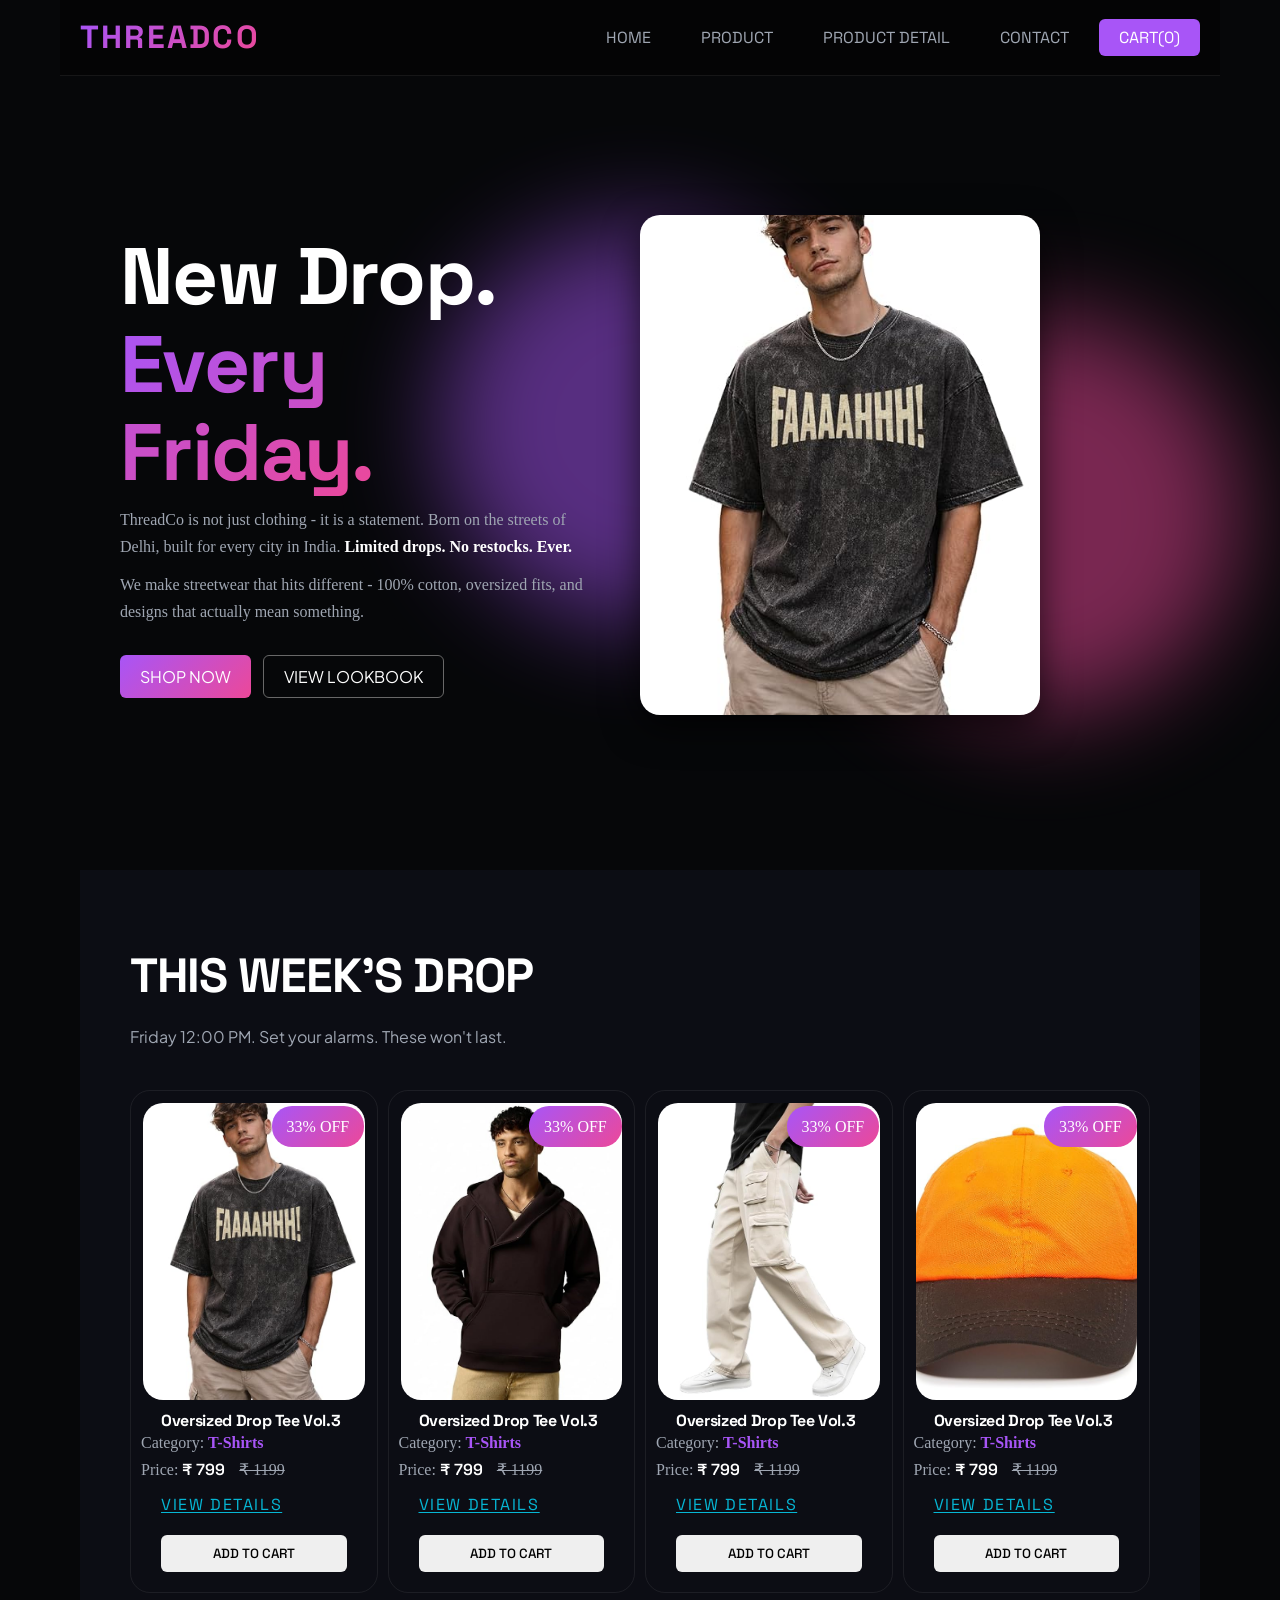
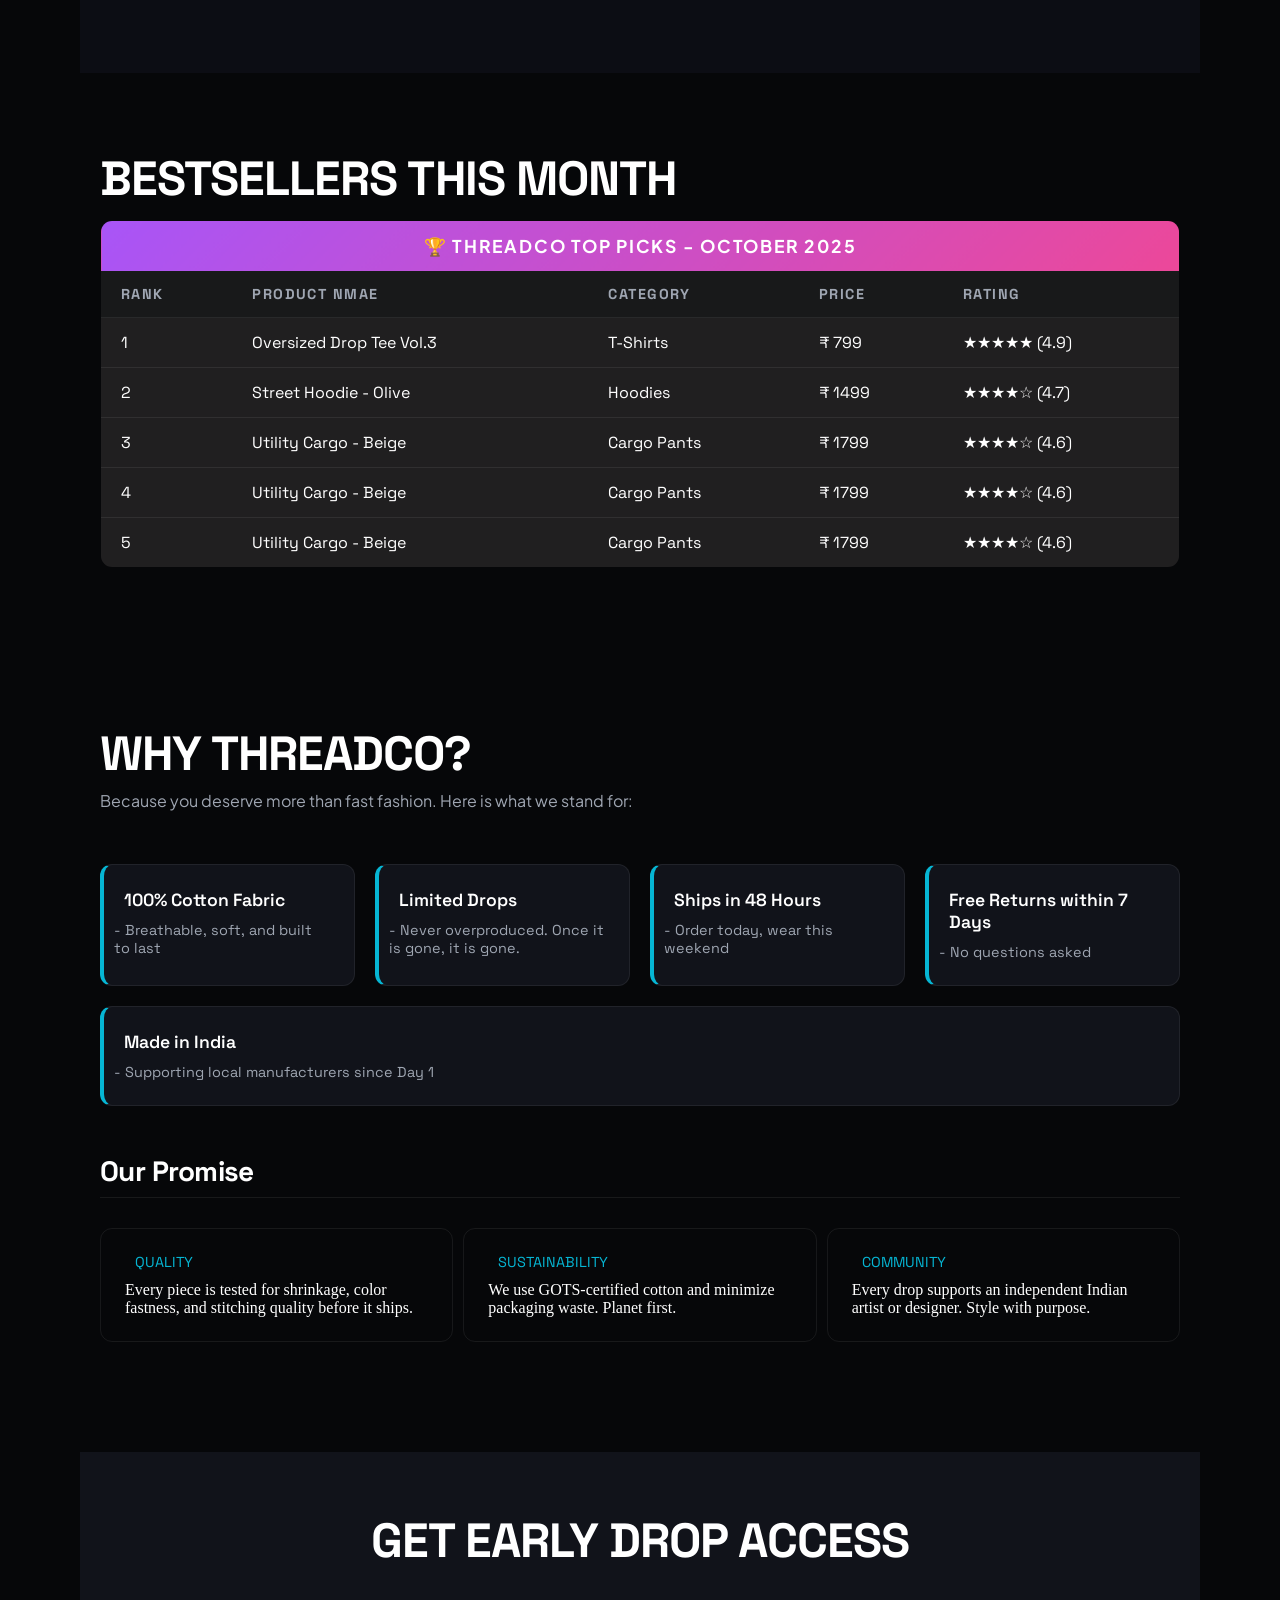
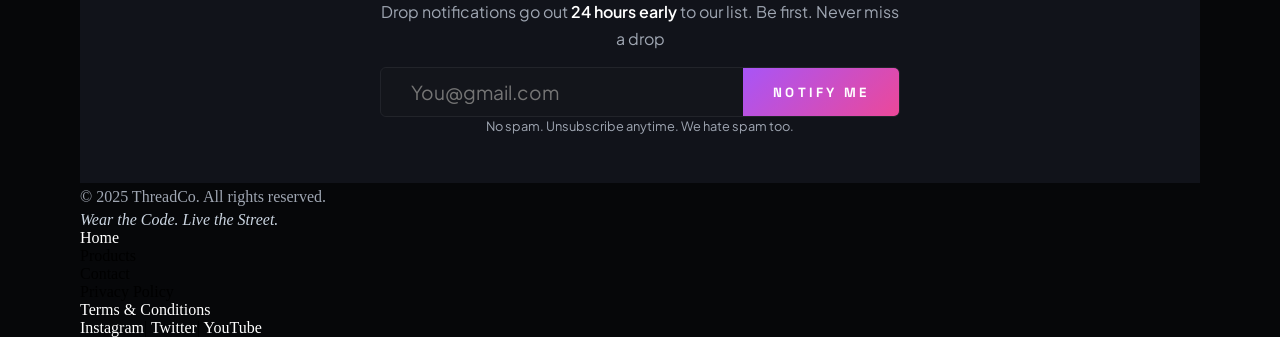
<file: index.html>
<!DOCTYPE html>
<html lang="en">

<head>
    <meta charset="UTF-8">
    <meta name="viewport" content="width=device-width, initial-scale=1.0">
    <title>ThreadCo - Wear the Code. Live the Street.</title>
    
    <link rel="stylesheet" href="style.css">
</head>

<body>
    <header>
        <h1>ThreadCo</h1>
        <!-- <p><em>wear the code.Live the Street.</em></p> -->
        <nav>
            <ul >
                <li>
                    <a href="">Home</a>
                </li>
                <li>
                    <a href="products.html">Product</a>
                </li>
                <li>
                    <a href="product.html">Product Detail</a>
                </li>
                <li>
                    <a href="contact.html">Contact</a>
                </li>
                <li>
                    <a href="">Cart(0)</a>
                </li>
            </ul>
        </nav>
    </header>

    <main>
        <section id="hero">
            <div class="left-hero">
                <h2>New Drop.<br> <span id="gradienttext">Every Friday.</span></h2>
            <p>ThreadCo is not just clothing - it is a statement. Born on the streets of Delhi, built for every city in
                India. <strong>Limited drops. No restocks. Ever.</strong></p>
            <p>We make streetwear that hits different - 100% cotton, oversized fits, and designs that actually mean
                something.</p>
            <div id="cta">
                <a href="products.html" class="btn1">Shop Now</a>&nbsp;&nbsp;&nbsp;
             <a href="products.html" class="btn2"> View Lookbook</a>
            </div>
            </div>
            <div class="right-hero">
                <div class="glow orb1"></div>
                <div class="glow orb2"></div>
                <img src="images/product 1.jpg" alt="">
            </div>
        </section>

        <section id="week-drop">
            <h2>This Week's Drop</h2>
            <p>Friday 12:00 PM. Set your alarms. These won't last.</p>
           <div class="cards">
             <article>
                <figure>
                    <img src="images/product 1.jpg" alt="">
                    <figcaption>Oversized Drop Tee Vol.3</figcaption>
                </figure>
                <h3>Oversized Drop Tee Vol.3</h3>
                <p>Category: <span>T-Shirts</span></p>
                <p>Price: <strong>₹ 799</strong> <s>₹ 1199</s></p>
                <p><mark>33% OFF</mark></p>
                <a href="">View Details</a> <button>Add to cart</button>
            </article>
            
            <article>
                <figure>
                    <img src="images/product 2.jpg" alt="">
                    <figcaption>Oversized Drop Tee Vol.3</figcaption>
                </figure>
                <h3>Oversized Drop Tee Vol.3</h3>
                <p>Category: <span>T-Shirts</span></p>
                <p>Price: <strong>₹ 799</strong> <s>₹ 1199</s></p>
                <p><mark>33% OFF</mark></p>
                <a href="">View Details</a> <button>Add to cart</button>
            </article>

            <article>
                <figure>
                    <img src="images/product 3.jpg" alt="">
                    <figcaption>Oversized Drop Tee Vol.3</figcaption>
                </figure>
                <h3>Oversized Drop Tee Vol.3</h3>
                <p>Category: <span>T-Shirts</span></p>
                <p>Price: <strong>₹ 799</strong> <s>₹ 1199</s></p>
                <p><mark>33% OFF</mark></p>
                <a href="">View Details</a> <button>Add to cart</button>
            </article>

            <article>
                <figure>
                    <img src="images/product 4.jpg" alt="">
                    <figcaption>Oversized Drop Tee Vol.3</figcaption>
                </figure>
                <h3>Oversized Drop Tee Vol.3</h3>
                <p>Category: <span>T-Shirts</span></p>
                <p>Price: <strong>₹ 799</strong> <s>₹ 1199</s></p>
                <p><mark>33% OFF</mark></p>
                <a href="">View Details</a> <button>Add to cart</button>
            </article>
           </div>
        </section>

        <section id="Bestsellers">
            <h2>Bestsellers This Month</h2>
            <table>
                <tr>
                    <th colspan="5">🏆 ThreadCo Top Picks - October 2025</th>

                </tr>
                <tr>
                    <th>Rank</th>
                    <th>Product Nmae</th>
                    <th>Category</th>
                    <th>Price</th>
                    <th>Rating</th>
                </tr>
                <tr>
                    <td>1</td>
                    <td>Oversized Drop Tee Vol.3</td>
                    <td>T-Shirts</td>
                    <td>₹ 799</td>
                    <td>★★★★★ (4.9)</td>
                </tr>
                <tr>
                    <td>2</td>
                    <td>Street Hoodie - Olive</td>
                    <td>Hoodies</td>
                    <td>₹ 1499 </td>
                    <td>★★★★☆ (4.7)</td>
                </tr>
                <tr>
                    <td>3</td>
                    <td>Utility Cargo - Beige</td>
                    <td>Cargo Pants</td>
                    <td>₹ 1799 </td>
                    <td>★★★★☆ (4.6)</td>
                </tr>
                <tr>
                    <td>4</td>
                    <td>Utility Cargo - Beige</td>
                    <td>Cargo Pants</td>
                    <td>₹ 1799 </td>
                    <td>★★★★☆ (4.6)</td>
                </tr>
                <tr>
                    <td>5</td>
                    <td>Utility Cargo - Beige</td>
                    <td>Cargo Pants</td>
                    <td>₹ 1799 </td>
                    <td>★★★★☆ (4.6)</td>
                </tr>
            </table>

        </section>

        <section id="why-threadco">

            <h2>Why ThreadCo?</h2>
            <p>Because you deserve more than fast fashion. Here is what we stand for:</p>
            <ul>
                <li>
                    <strong>100% Cotton Fabric</strong> - Breathable, soft, and built to last
                </li>
                <li>
                    <strong>Limited Drops</strong> - Never overproduced. Once it is gone, it is gone.
                </li>
                <li>
                    <strong>Ships in 48 Hours</strong> - Order today, wear this weekend
                </li>
                <li>
                    <strong>Free Returns within 7 Days</strong> - No questions asked
                </li>
                <li>
                    <strong>Made in India</strong> - Supporting local manufacturers since Day 1
                </li>
            </ul>

            <h3>Our Promise</h3>

            <dl>
                <section>
                    <dt>Quality</dt>
                    <dd>Every piece is tested for shrinkage, color fastness, and stitching quality before it ships.</dd>
                </section>
                <section>
                    <dt>Sustainability</dt>
                    <dd>We use GOTS-certified cotton and minimize packaging waste. Planet first.</dd>
                </section>
                <section>
                    <dt>Community</dt>
                    <dd>Every drop supports an independent Indian artist or designer. Style with purpose.</dd>
                </section>
            </dl>
        </section>

        <section id="getearly">
            <h2>Get Early Drop Access</h2>

        <p>Drop notifications go out <strong>24 hours early</strong> to our list. Be first. Never miss a drop</p>

        <form action="">
            <label for="email">Your Email</label>
        <input type="email" id="email" name="email" placeholder="You@gmail.com"> <button>Notify Me</button>
        </form>

        <small>No spam. Unsubscribe anytime. We hate spam too.</small>
        </section>

    </main>

    <footer>
        

        <p>© 2025 ThreadCo. All rights reserved.</p>

        <em>Wear the Code. Live the Street.</em>

        <ul>
            <li>
                <a href="">Home</a>
            </li>
            <li><a href=""></a>Products</li>
            <li><a href=""></a>Contact</li>
            <li><a href=""></a>Privacy Policy</li>
            <li><a href="">Terms & Conditions</a></li>
        </ul>
        <a href="">Instagram</a>|
        <a href=""> Twitter</a>|
        <a href="">YouTube</a>


    </footer>
</body>

</html>
</file>
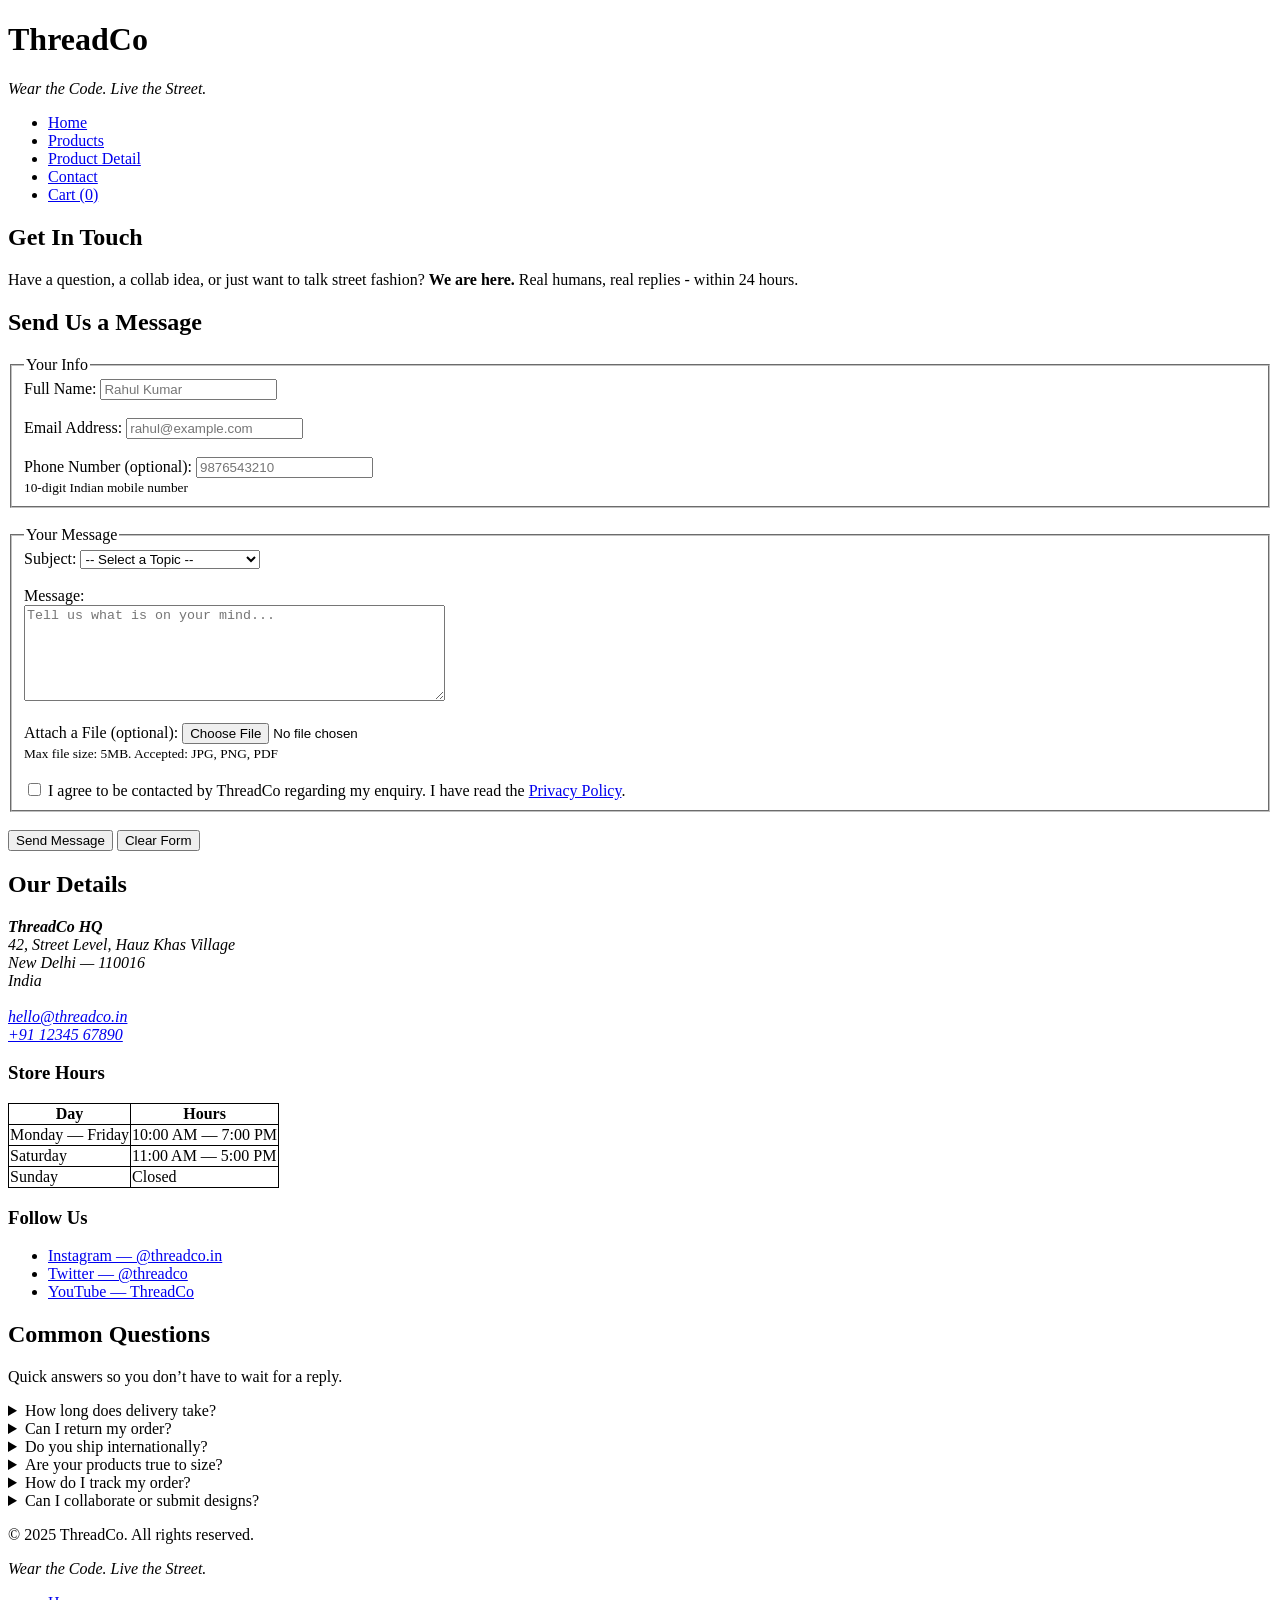
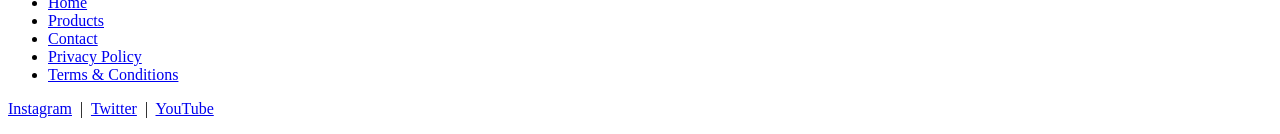
<file: contact.html>
<!DOCTYPE html>
<html lang="en">

<head>
    <meta charset="UTF-8">
    <meta name="viewport" content="width=device-width, initial-scale=1.0">
    <title>Contact - ThreadCo</title>
    <style>
        table,
        tr,
        td,
        th {
            border: 1px solid black;
            border-collapse: collapse;
        }
    </style>
</head>

<body>
    <header>
        <h1>ThreadCo</h1>
        <p><em>Wear the Code. Live the Street.</em></p>
        <nav>
            <ul>
                <li><a href="index.html">Home</a></li>
                <li><a href="products.html">Products</a></li>
                <li><a href="product.html">Product Detail</a></li>
                <li><a href="contact.html">Contact</a></li>
                <li><a href="#">Cart (0)</a></li>
            </ul>
        </nav>
    </header>

    <main>
        <section>
            <h2>Get In Touch</h2>
            <p>Have a question, a collab idea, or just want to talk street fashion? <strong>We are here.</strong> Real
                humans, real replies - within 24 hours.</p>
        </section>


        <section>
            <h2>Send Us a Message</h2>

            <form action="">

                <fieldset>
                    <legend>Your Info</legend>

                    <label for="fullname">Full Name:</label>
                    <input type="text" id="fullname" name="fullname" placeholder="Rahul Kumar" required minlength="2"
                        maxlength="60">
                    <br><br>

                    <label for="email">Email Address:</label>
                    <input type="email" id="email" name="email" placeholder="rahul@example.com" required>
                    <br><br>

                    <label for="phone">Phone Number (optional):</label>
                    <input type="tel" id="phone" name="phone" placeholder="9876543210">
                    <br>
                    <small>10-digit Indian mobile number</small>
                </fieldset>

                <br>

                <fieldset>
                    <legend>Your Message</legend>

                    <label for="subject">Subject:</label>
                    <select id="subject" name="subject" required>
                        <option value="">-- Select a Topic --</option>
                        <option value="order-issue">Order Issue</option>
                        <option value="return-refund">Return / Refund</option>
                        <option value="collaboration">Collaboration / Partnership</option>
                        <option value="wholesale">Wholesale Enquiry</option>
                        <option value="general">General Query</option>
                    </select>
                    <br><br>

                    <label for="message">Message:</label>
                    <br>
                    <textarea id="message" name="message" rows="6" cols="50"
                        placeholder="Tell us what is on your mind..." required minlength="20"></textarea>
                    <br><br>

                    <label for="attachment">Attach a File (optional):</label>
                    <input type="file" id="attachment" name="attachment">
                    <br>
                    <small>Max file size: 5MB. Accepted: JPG, PNG, PDF</small>
                    <br><br>

                    <input type="checkbox" id="consent" name="consent" required>
                    <label for="consent">
                        I agree to be contacted by ThreadCo regarding my enquiry.
                        I have read the <a href="#">Privacy Policy</a>.
                    </label>
                </fieldset>

                <br>

                <button type="submit">Send Message</button>
                <button type="reset">Clear Form</button>

            </form>
        </section>


        <section>
            <h2>Our Details</h2>

            <address>
                <strong>ThreadCo HQ</strong> <br>
                42, Street Level, Hauz Khas Village <br>
                New Delhi — 110016 <br>
                India
                <br><br>
                <a href="mailto:hello@threadco.in">hello@threadco.in</a>
                <br>
                <a href="tel:+911234567890">+91 12345 67890</a>
            </address>

            <h3>Store Hours</h3>


            <table>
                <tr>
                    <th>Day</th>
                    <th>Hours</th>
                </tr>
                <tr>
                    <td>Monday — Friday</td>
                    <td>10:00 AM — 7:00 PM</td>
                </tr>
                <tr>
                    <td>Saturday</td>
                    <td>11:00 AM — 5:00 PM</td>
                </tr>
                <tr>
                    <td>Sunday</td>
                    <td>Closed</td>
                </tr>
            </table>

            <h3>Follow Us</h3>
            <ul>
                <li><a href="https://instagram.com" target="_blank">Instagram &mdash; @threadco.in</a></li>
                <li><a href="https://twitter.com" target="_blank">Twitter &mdash; @threadco</a></li>
                <li><a href="https://youtube.com" target="_blank">YouTube &mdash; ThreadCo</a></li>
            </ul>
        </section>


        <section>

            <h2>Common Questions</h2>
            <p>Quick answers so you don&rsquo;t have to wait for a reply.</p>
            <details>
                <summary>How long does delivery take?</summary>
                <p>
                    We ship within <strong>48 hours</strong> of order confirmation.
                    Standard delivery takes <strong>3&mdash;5 business days</strong> across India.
                    Express delivery (1&mdash;2 days) is available at checkout for select pin codes.
                </p>
            </details>

            <details>
                <summary>Can I return my order?</summary>
                <p>
                    Yes! We offer <strong>free returns within 7 days</strong> of delivery.
                    The item must be unworn, unwashed, and in its original packaging with all tags attached.
                    Initiate your return from the Orders section of your account.
                </p>
            </details>

            <details>
                <summary>Do you ship internationally?</summary>
                <p>
                    Not yet &mdash; but we&rsquo;re working on it.
                    International shipping is planned for early 2026.
                    Sign up for our newsletter to get notified first.
                </p>
            </details>

            <details>
                <summary>Are your products true to size?</summary>
                <p>
                    ThreadCo tees and hoodies are <strong>oversized by design</strong>.
                    If you prefer a more fitted look, we recommend sizing down.
                    Check the <a href="product.html#size-chart">Size Guide</a> on any product page for exact
                    measurements.
                </p>
            </details>

            <details>
                <summary>How do I track my order?</summary>
                <p>
                    Once your order ships, you will receive a tracking link via SMS and email.
                    You can also track your order by entering your order ID on our
                    <a href="#">Order Tracking page</a>.
                </p>
            </details>

            <details>
                <summary>Can I collaborate or submit designs?</summary>
                <p>
                    Absolutely. ThreadCo works with independent Indian artists on every drop.
                    If you have a design concept or want to collab, reach out via the form above
                    and select <strong>&ldquo;Collaboration / Partnership&rdquo;</strong> as the subject.
                    We read every single message.
                </p>
            </details>

        </section>
    </main>

    <footer>
        <p>&copy; 2025 ThreadCo. All rights reserved.</p>
        <p><em>Wear the Code. Live the Street.</em></p>
        <nav>
            <ul>
                <li><a href="index.html">Home</a></li>
                <li><a href="products.html">Products</a></li>
                <li><a href="contact.html">Contact</a></li>
                <li><a href="#">Privacy Policy</a></li>
                <li><a href="#">Terms &amp; Conditions</a></li>
            </ul>
        </nav>

        <p>
            <a href="https://instagram.com" target="_blank">Instagram</a>
            &nbsp;|&nbsp;
            <a href="https://twitter.com" target="_blank">Twitter</a>
            &nbsp;|&nbsp;
            <a href="https://youtube.com" target="_blank">YouTube</a>
        </p>
    </footer>

</body>

</html>
</file>
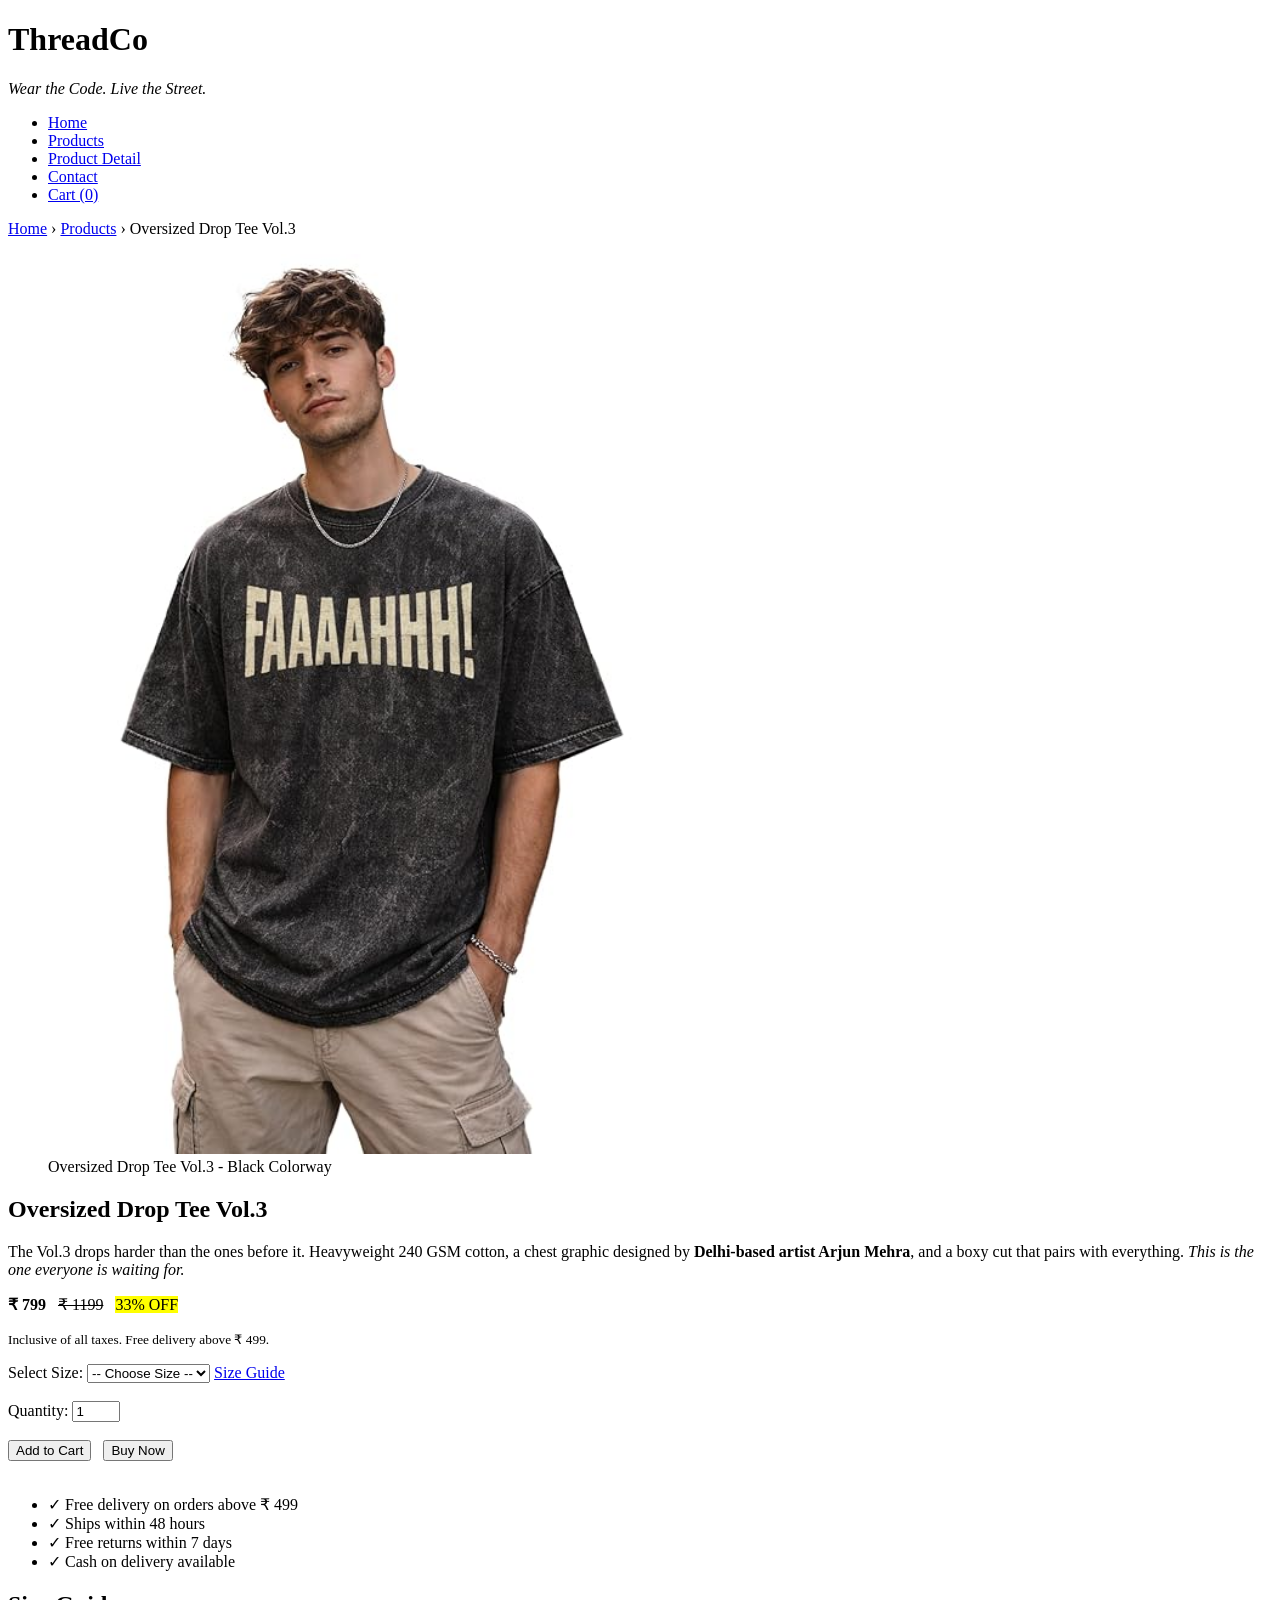
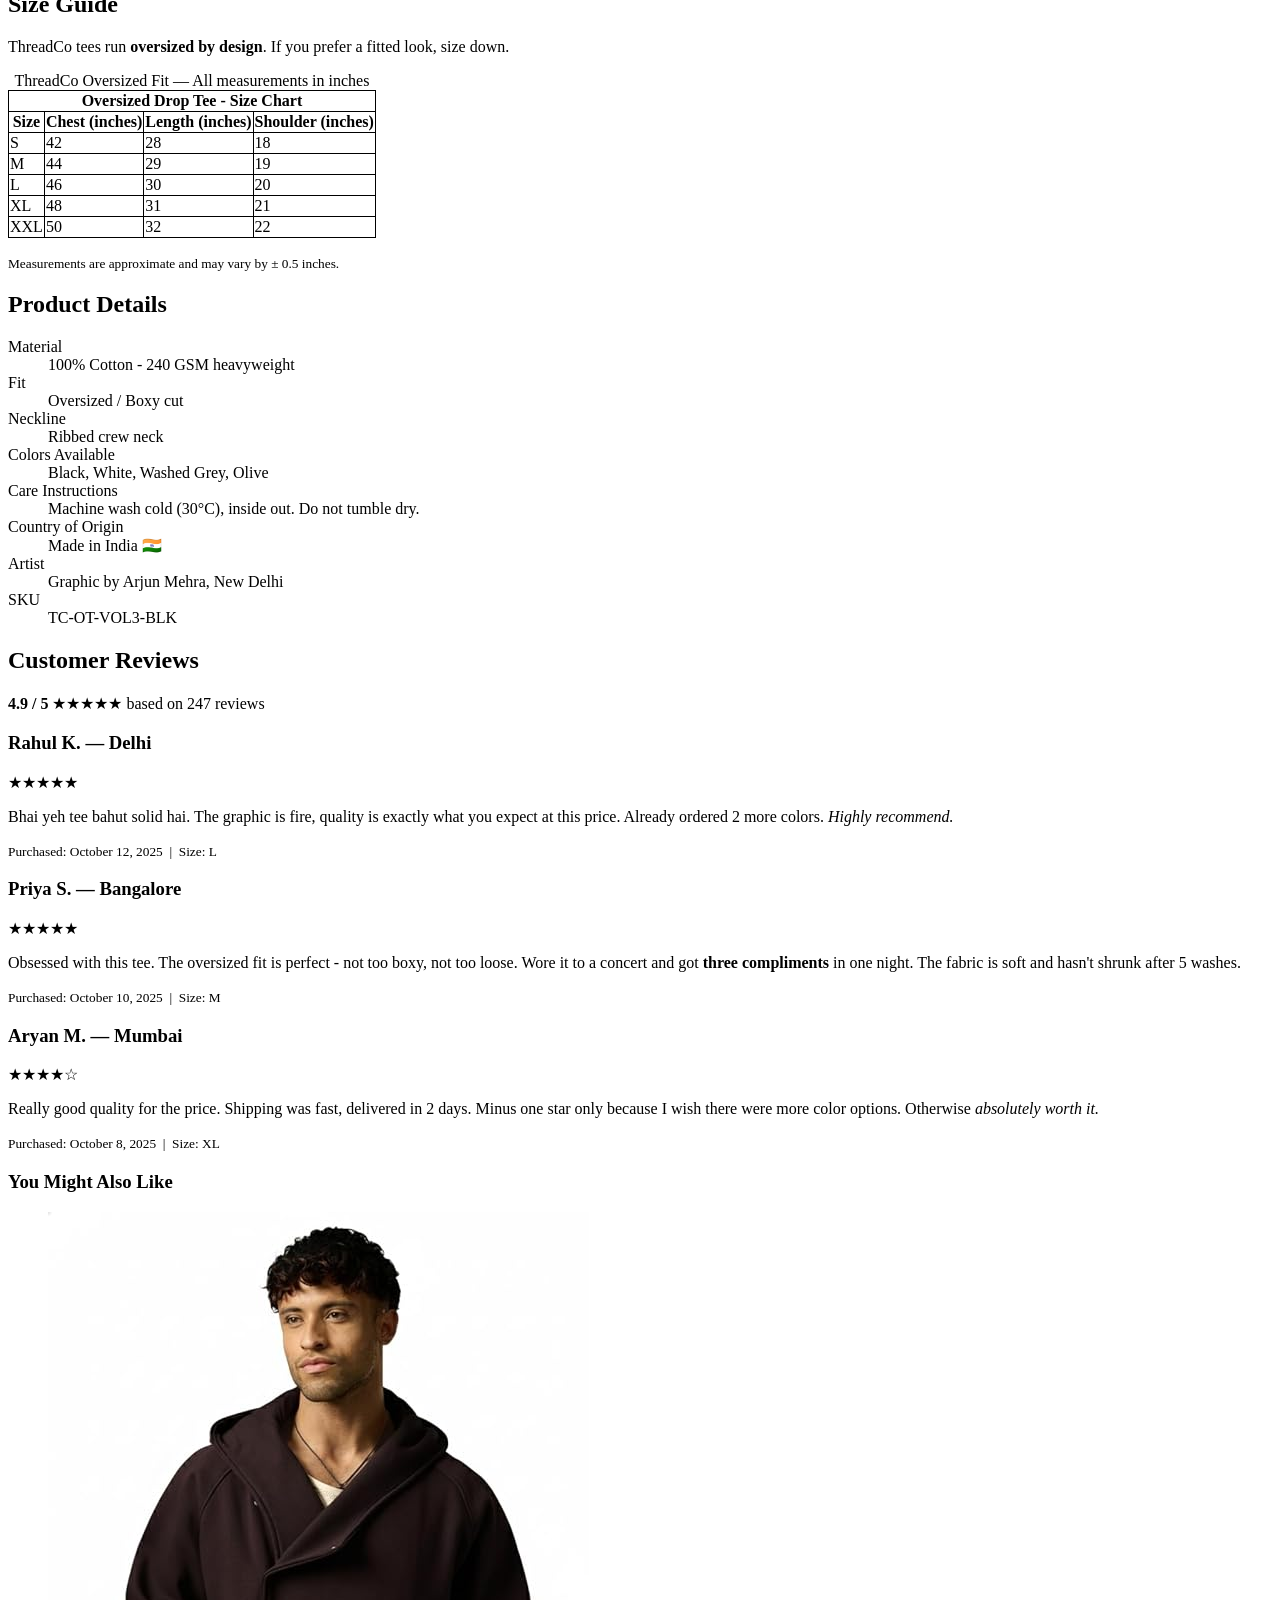
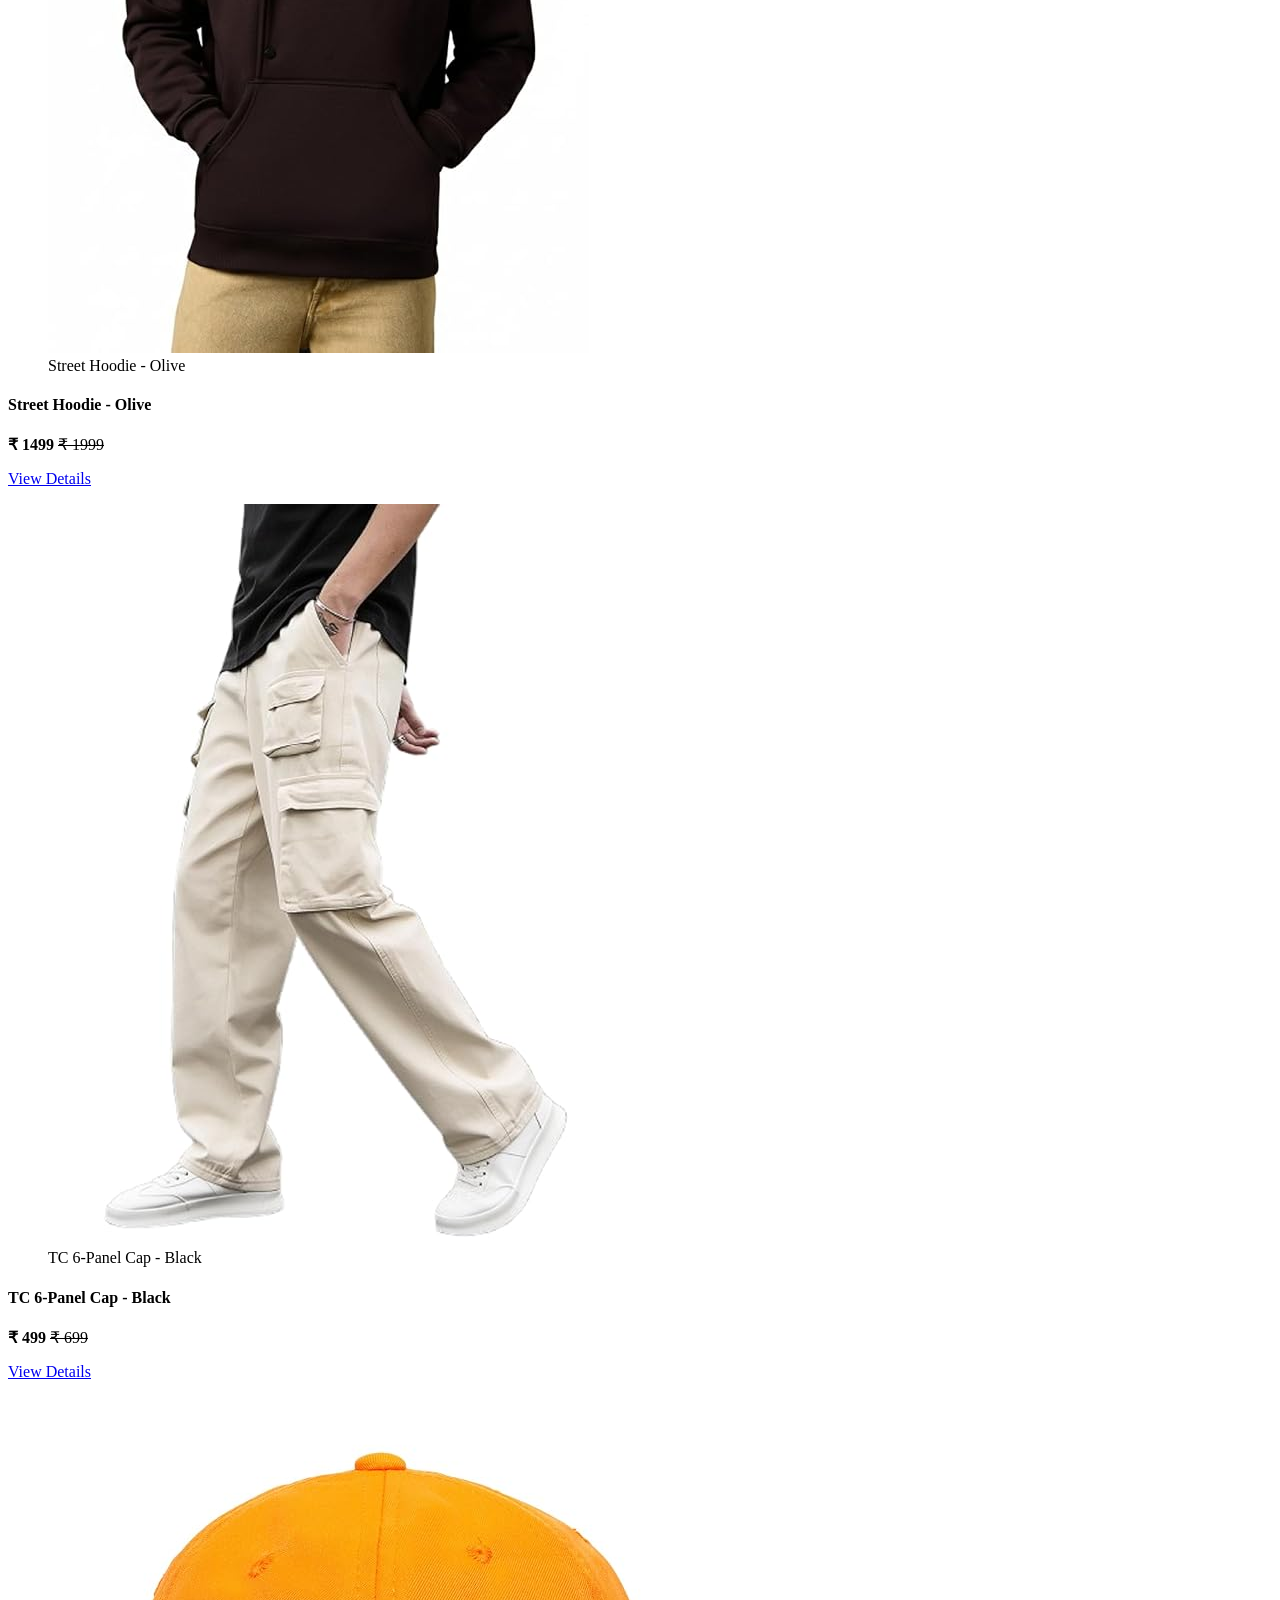
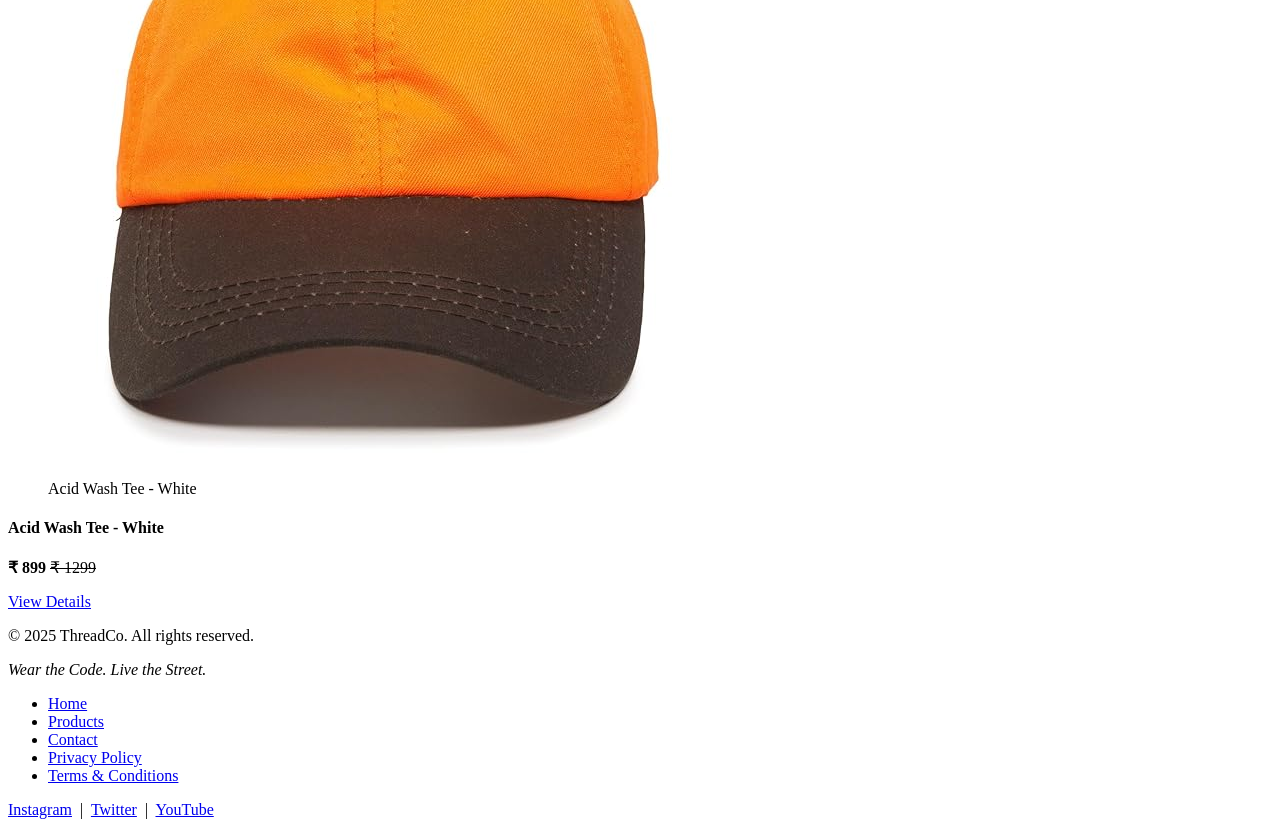
<file: product.html>
<!DOCTYPE html>
<html lang="en">

<head>
    <meta charset="UTF-8">
    <meta name="viewport" content="width=device-width, initial-scale=1.0">
    <title>Contact - ThreadCo</title>
    <style>
        table,
        tr,
        td,
        th {
            border: 1px solid black;
            border-collapse: collapse;
        }
    </style>
</head>

<body>
    <header>
        <h1>ThreadCo</h1>
        <p><em>Wear the Code. Live the Street.</em></p>
        <nav>
            <ul>
                <li><a href="index.html">Home</a></li>
                <li><a href="products.html">Products</a></li>
                <li><a href="product.html">Product Detail</a></li>
                <li><a href="contact.html">Contact</a></li>
                <li><a href="#">Cart (0)</a></li>
            </ul>
        </nav>
    </header>

    <main>

        <nav>
            <a href="index.html">Home</a>
            &rsaquo;
            <a href="products.html">Products</a>
            &rsaquo;
            Oversized Drop Tee Vol.3
        </nav>

        <section>
            <figure>
                <img src="images/product 1.jpg" alt="ThreadCo Oversized Drop Tee Vol.3 - front view, black colorway"
                    width="600">
                <figcaption>Oversized Drop Tee Vol.3 - Black Colorway</figcaption>
            </figure>

            <div>
                <h2>Oversized Drop Tee Vol.3</h2>
                <p>
                    The Vol.3 drops harder than the ones before it. Heavyweight 240 GSM cotton,
                    a chest graphic designed by <strong>Delhi-based artist Arjun Mehra</strong>,
                    and a boxy cut that pairs with everything.
                    <em>This is the one everyone is waiting for.</em>
                </p>

                <p>
                    <strong>&#8377; 799</strong>
                    &nbsp;
                    <s>&#8377; 1199</s>
                    &nbsp;
                    <mark>33% OFF</mark>
                </p>

                <p><small>Inclusive of all taxes. Free delivery above &#8377; 499.</small></p>

                <label for="size-select">Select Size:</label>
                <select id="size-select" name="size">
                    <option value="">-- Choose Size --</option>
                    <option value="S">S</option>
                    <option value="M">M</option>
                    <option value="L">L</option>
                    <option value="XL">XL</option>
                    <option value="XXL">XXL</option>
                </select>
                <a href="#size-chart">Size Guide</a>

                <br><br>

                <label for="quantity">Quantity:</label>
                <input type="number" id="quantity" name="quantity" value="1" min="1" max="10">

                <br><br>

                <button type="button">Add to Cart</button>
                &nbsp;
                <button type="button">Buy Now</button>

                <br><br>

                <ul>
                    <li>&#10003; Free delivery on orders above &#8377; 499</li>
                    <li>&#10003; Ships within 48 hours</li>
                    <li>&#10003; Free returns within 7 days</li>
                    <li>&#10003; Cash on delivery available</li>
                </ul>
            </div>
        </section>


        <section id="size-chart">
            <h2>Size Guide</h2>
            <p>ThreadCo tees run <strong>oversized by design</strong>. If you prefer a fitted look, size down.</p>

            <table>
                <caption>ThreadCo Oversized Fit &mdash; All measurements in inches</caption>
                <tr>
                    <th colspan="4">Oversized Drop Tee - Size Chart</th>
                </tr>
                <tr>
                    <th>Size</th>
                    <th>Chest (inches)</th>
                    <th>Length (inches)</th>
                    <th>Shoulder (inches)</th>
                </tr>
                <tr>
                    <td>S</td>
                    <td>42</td>
                    <td>28</td>
                    <td>18</td>
                </tr>
                <tr>
                    <td>M</td>
                    <td>44</td>
                    <td>29</td>
                    <td>19</td>
                </tr>
                <tr>
                    <td>L</td>
                    <td>46</td>
                    <td>30</td>
                    <td>20</td>
                </tr>
                <tr>
                    <td>XL</td>
                    <td>48</td>
                    <td>31</td>
                    <td>21</td>
                </tr>
                <tr>
                    <td>XXL</td>
                    <td>50</td>
                    <td>32</td>
                    <td>22</td>
                </tr>
            </table>

            <p><small>Measurements are approximate and may vary by &#177; 0.5 inches.</small></p>
        </section>

        <section>
            <h2>Product Details</h2>
            <dl>
                <dt>Material</dt>
                <dd>100% Cotton - 240 GSM heavyweight</dd>

                <dt>Fit</dt>
                <dd>Oversized / Boxy cut</dd>

                <dt>Neckline</dt>
                <dd>Ribbed crew neck</dd>

                <dt>Colors Available</dt>
                <dd>Black, White, Washed Grey, Olive</dd>

                <dt>Care Instructions</dt>
                <dd>Machine wash cold (30&deg;C), inside out. Do not tumble dry.</dd>

                <dt>Country of Origin</dt>
                <dd>Made in India &#127470;&#127475;</dd>

                <dt>Artist</dt>
                <dd>Graphic by Arjun Mehra, New Delhi</dd>

                <dt>SKU</dt>
                <dd>TC-OT-VOL3-BLK</dd>
            </dl>
        </section>

        <section>
            <h2>Customer Reviews</h2>
            <p>
                <strong>4.9 / 5</strong>
                &#9733;&#9733;&#9733;&#9733;&#9733;
                based on 247 reviews
            </p>

            <article>
                <h3>Rahul K. &mdash; Delhi</h3>
                <p>&#9733;&#9733;&#9733;&#9733;&#9733;</p>
                <p>
                    Bhai yeh tee bahut solid hai. The graphic is fire, quality is exactly what
                    you expect at this price. Already ordered 2 more colors.
                    <em>Highly recommend.</em>
                </p>
                <small>Purchased: October 12, 2025 &nbsp;|&nbsp; Size: L</small>
            </article>

            <article>
                <h3>Priya S. &mdash; Bangalore</h3>
                <p>&#9733;&#9733;&#9733;&#9733;&#9733;</p>
                <p>
                    Obsessed with this tee. The oversized fit is perfect - not too boxy,
                    not too loose. Wore it to a concert and got <strong>three compliments</strong> in one night.
                    The fabric is soft and hasn't shrunk after 5 washes.
                </p>
                <small>Purchased: October 10, 2025 &nbsp;|&nbsp; Size: M</small>
            </article>

            <article>
                <h3>Aryan M. &mdash; Mumbai</h3>
                <p>&#9733;&#9733;&#9733;&#9733;&#9734;</p>
                <p>
                    Really good quality for the price. Shipping was fast, delivered in 2 days.
                    Minus one star only because I wish there were more color options.
                    Otherwise <em>absolutely worth it.</em>
                </p>
                <small>Purchased: October 8, 2025 &nbsp;|&nbsp; Size: XL</small>
            </article>
        </section>

        <section>
            <h3>You Might Also Like</h3>

            <article>
                <figure>
                    <img src="images/product 2.jpg" alt="ThreadCo Street Hoodie in Olive">
                    <figcaption>Street Hoodie - Olive</figcaption>
                </figure>
                <h4>Street Hoodie - Olive</h4>
                <p><strong>&#8377; 1499</strong> <s>&#8377; 1999</s></p>
                <a href="product.html">View Details</a>
            </article>
            
            <article>
                <figure>
                    <img src="images/product 3.jpg" alt="ThreadCo TC 6-Panel Cap in Black">
                    <figcaption>TC 6-Panel Cap - Black</figcaption>
                </figure>
                <h4>TC 6-Panel Cap - Black</h4>
                <p><strong>&#8377; 499</strong> <s>&#8377; 699</s></p>
                <a href="product.html">View Details</a>
            </article>

            <article>
                <figure>
                    <img src="images/product 4.jpg" alt="ThreadCo Acid Wash Tee in White">
                    <figcaption>Acid Wash Tee - White</figcaption>
                </figure>
                <h4>Acid Wash Tee - White</h4>
                <p><strong>&#8377; 899</strong> <s>&#8377; 1299</s></p>
                <a href="product.html">View Details</a>
            </article>
        </section>
    </main>


    <footer>
        <p>&copy; 2025 ThreadCo. All rights reserved.</p>
        <p><em>Wear the Code. Live the Street.</em></p>
        <nav>
            <ul>
                <li><a href="index.html">Home</a></li>
                <li><a href="products.html">Products</a></li>
                <li><a href="contact.html">Contact</a></li>
                <li><a href="#">Privacy Policy</a></li>
                <li><a href="#">Terms &amp; Conditions</a></li>
            </ul>
        </nav>

        <p>
            <a href="https://instagram.com" target="_blank">Instagram</a>
            &nbsp;|&nbsp;
            <a href="https://twitter.com" target="_blank">Twitter</a>
            &nbsp;|&nbsp;
            <a href="https://youtube.com" target="_blank">YouTube</a>
        </p>
    </footer>

</body>

</html>
</file>
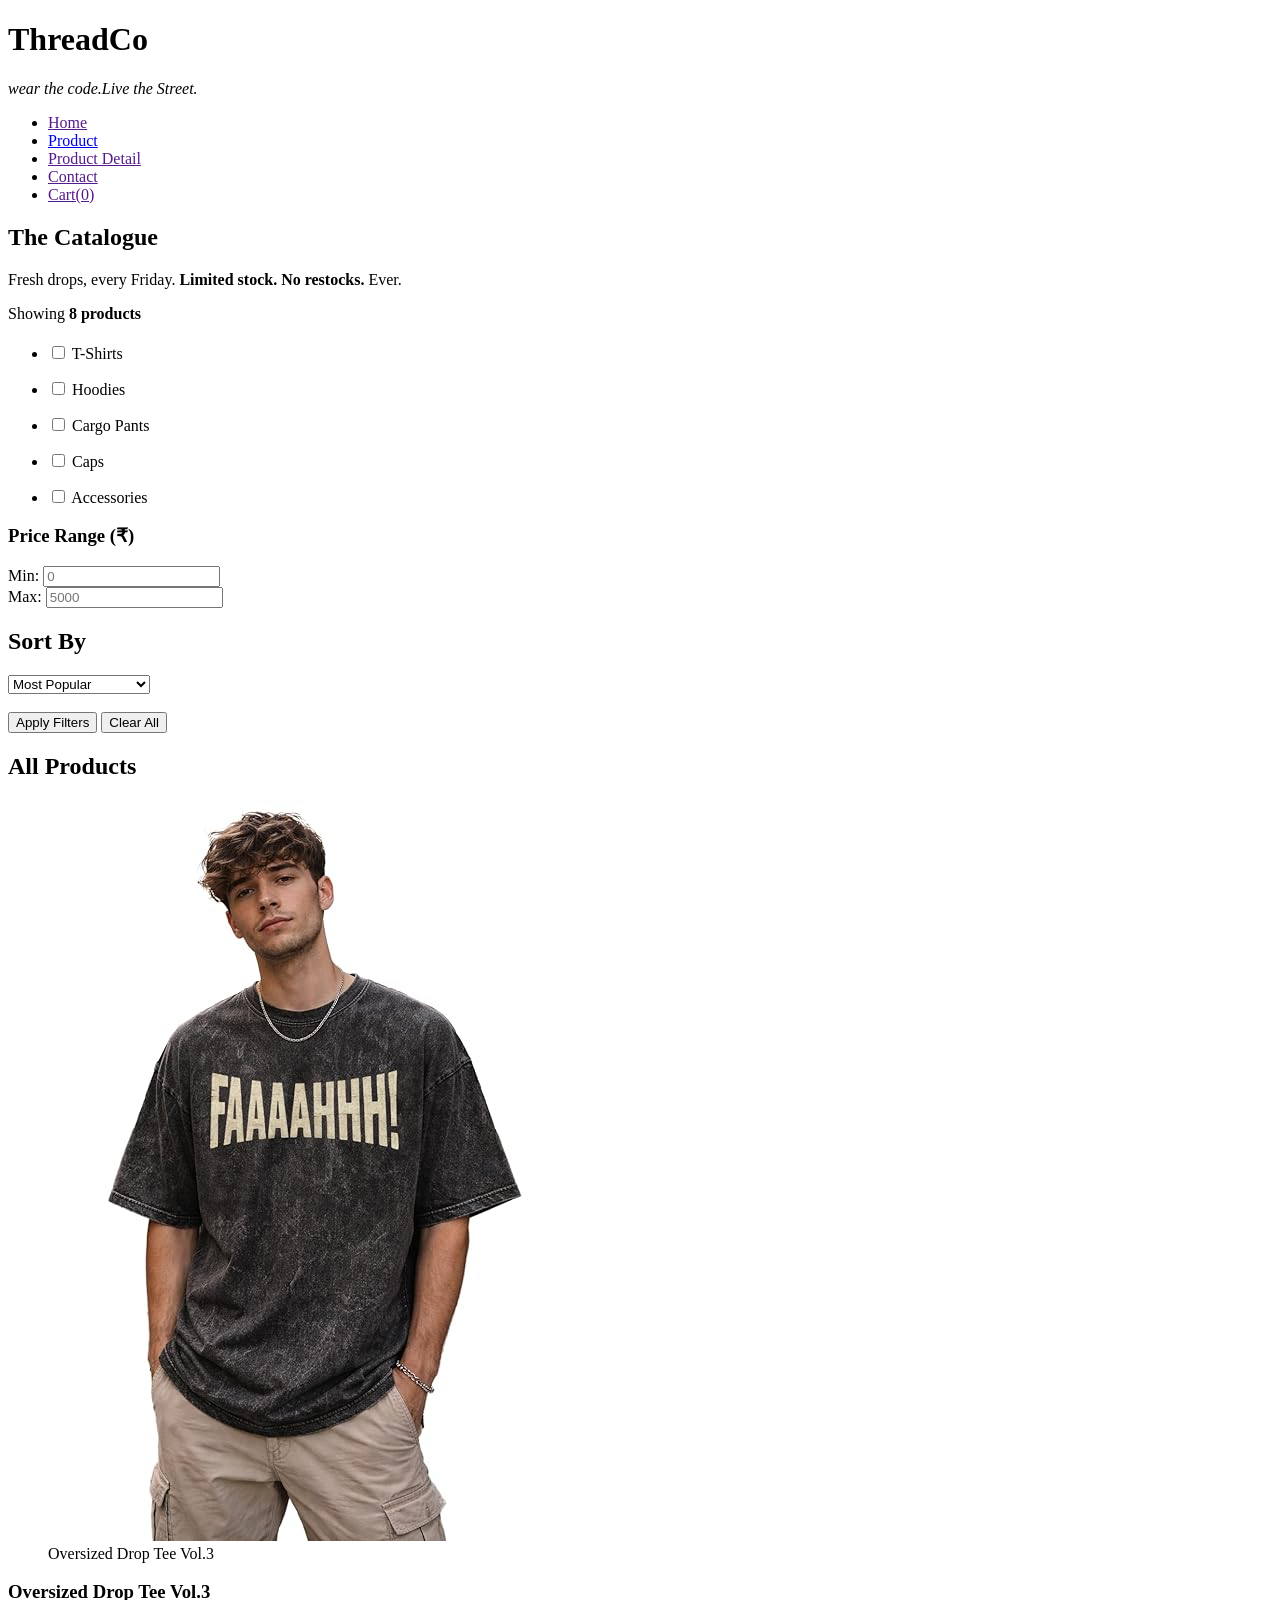
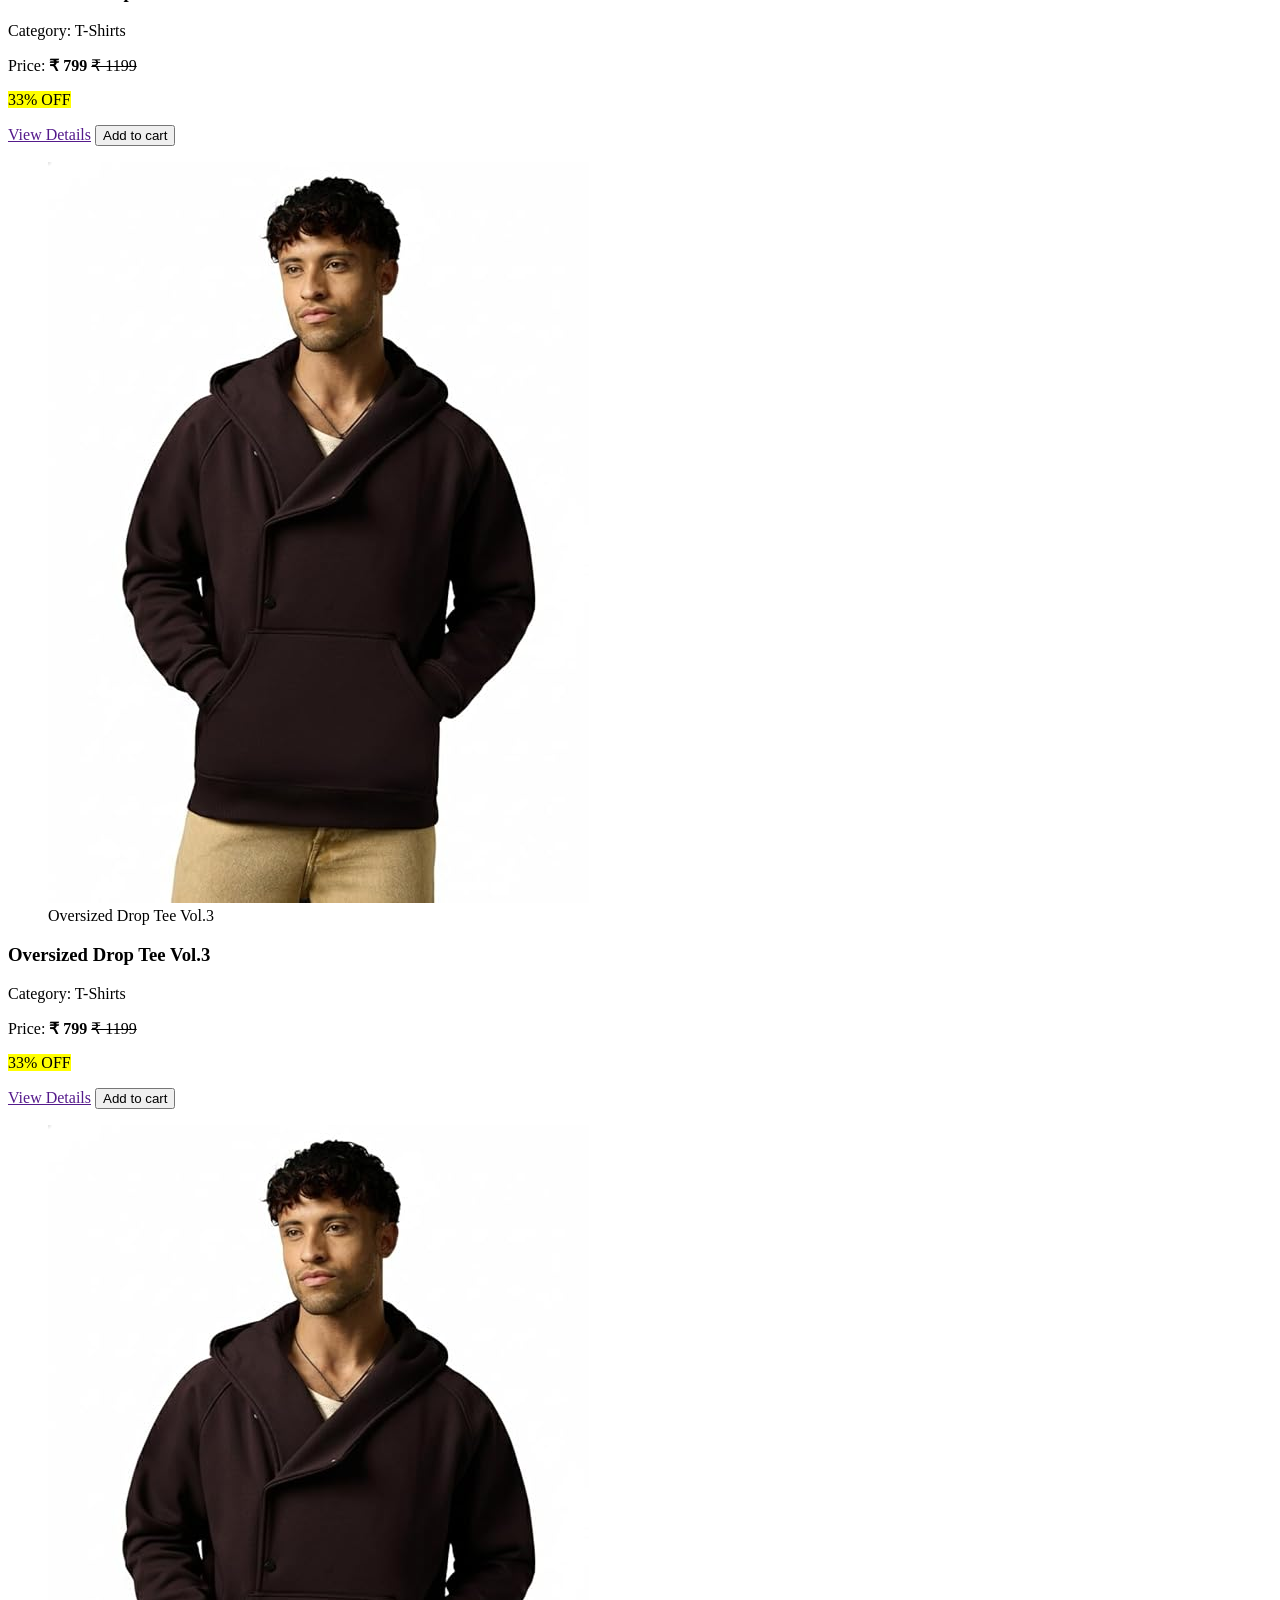
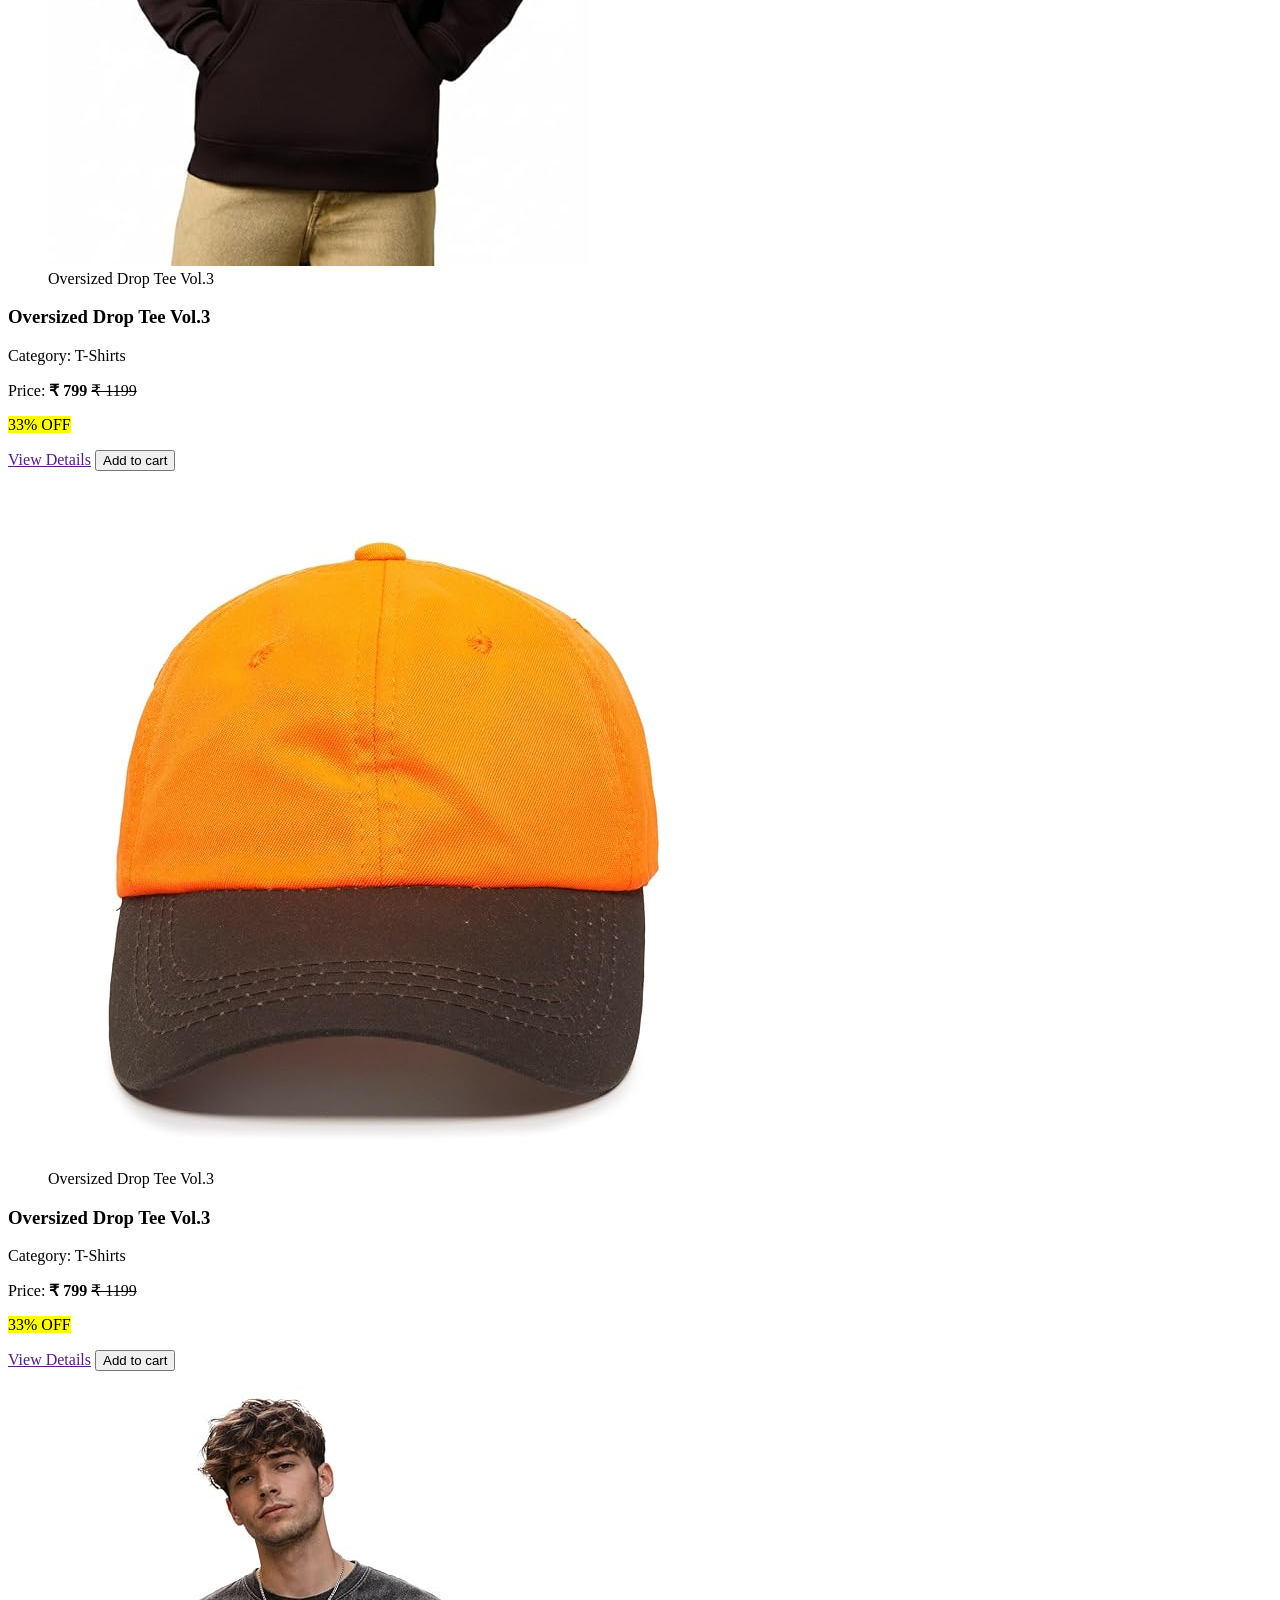
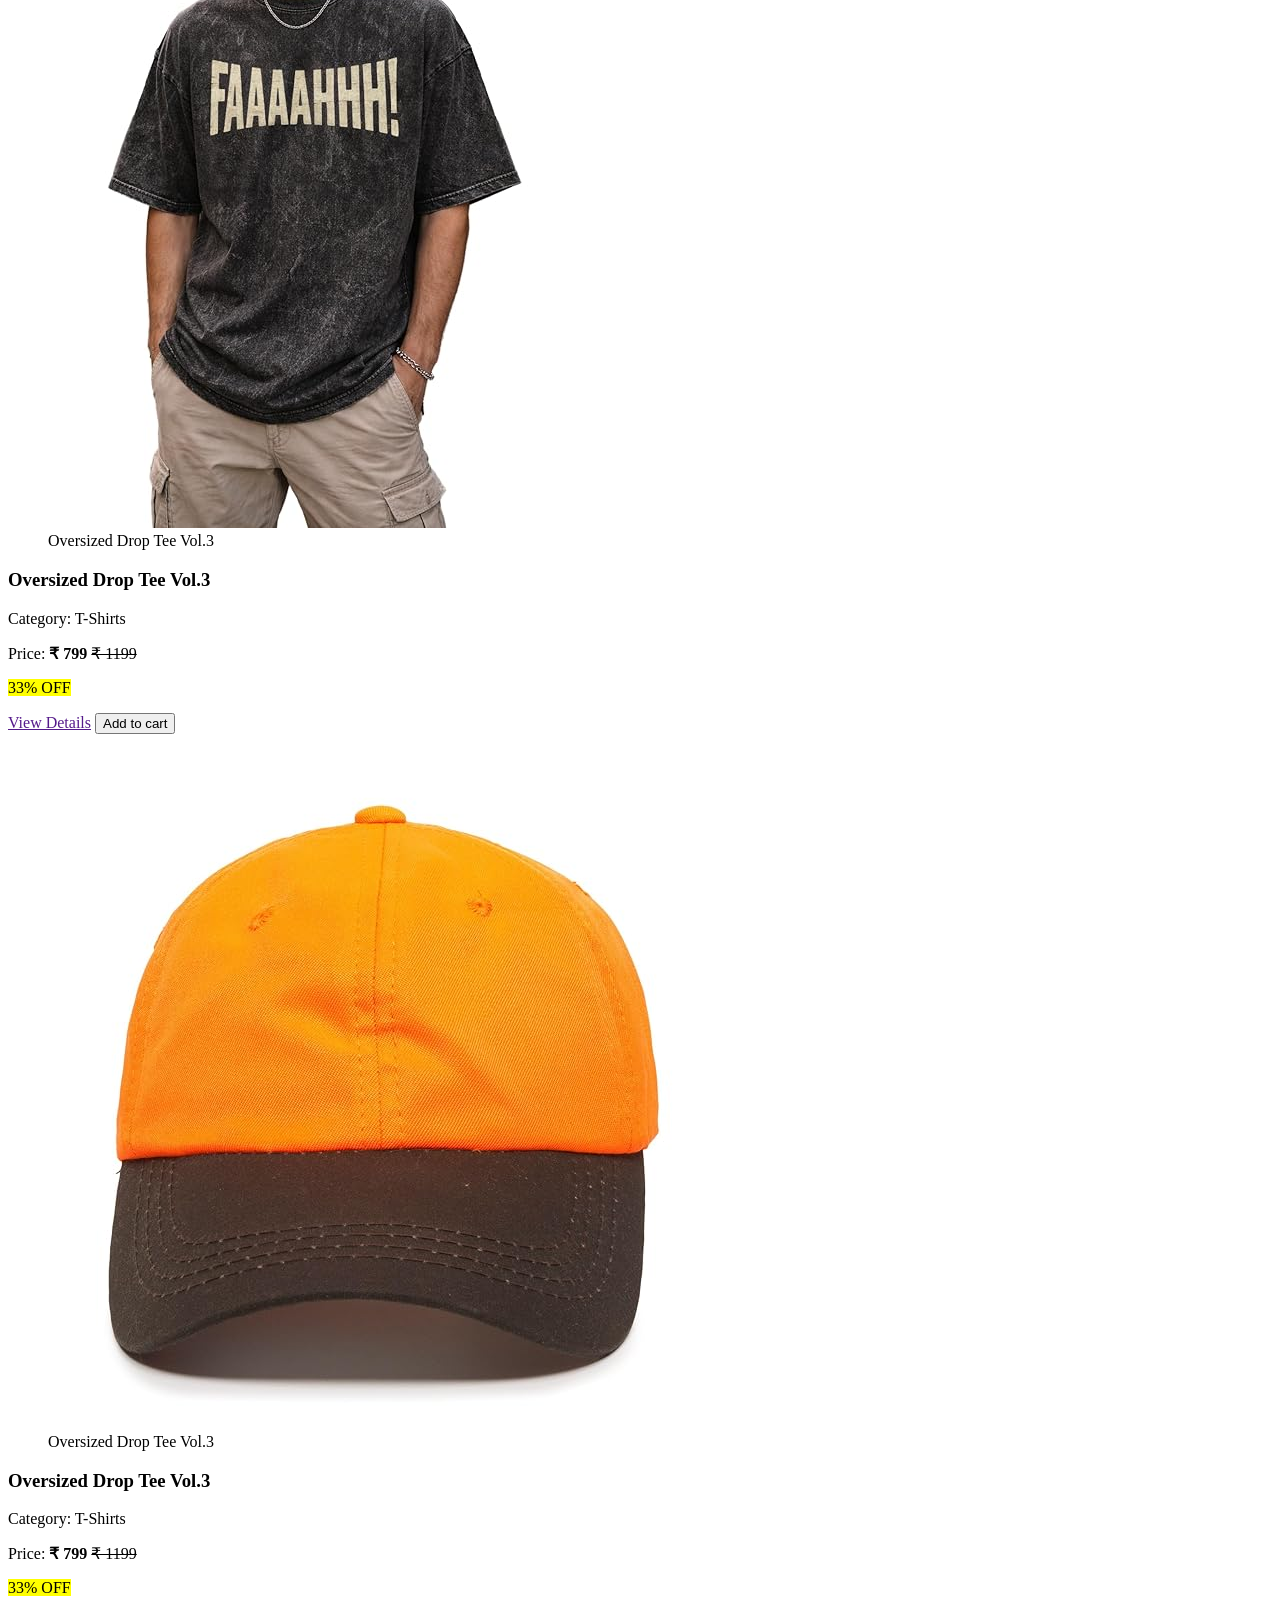
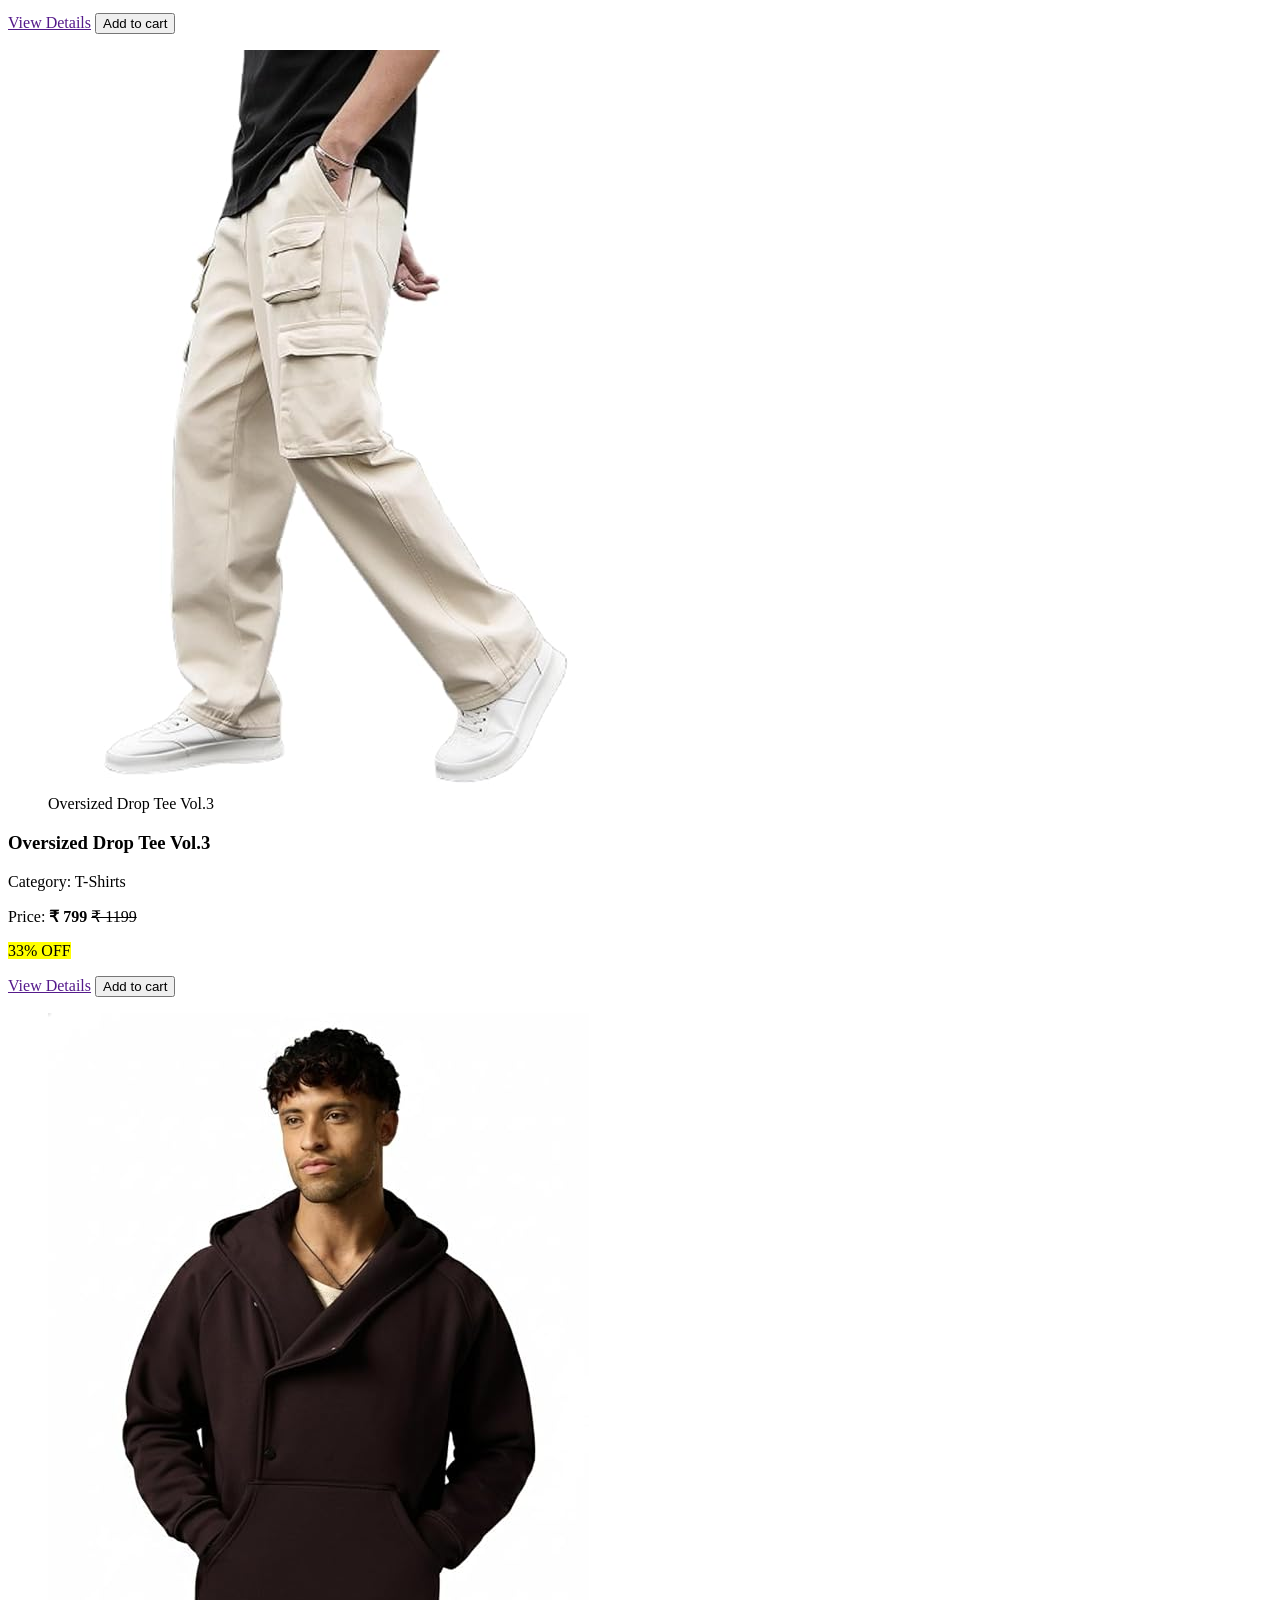
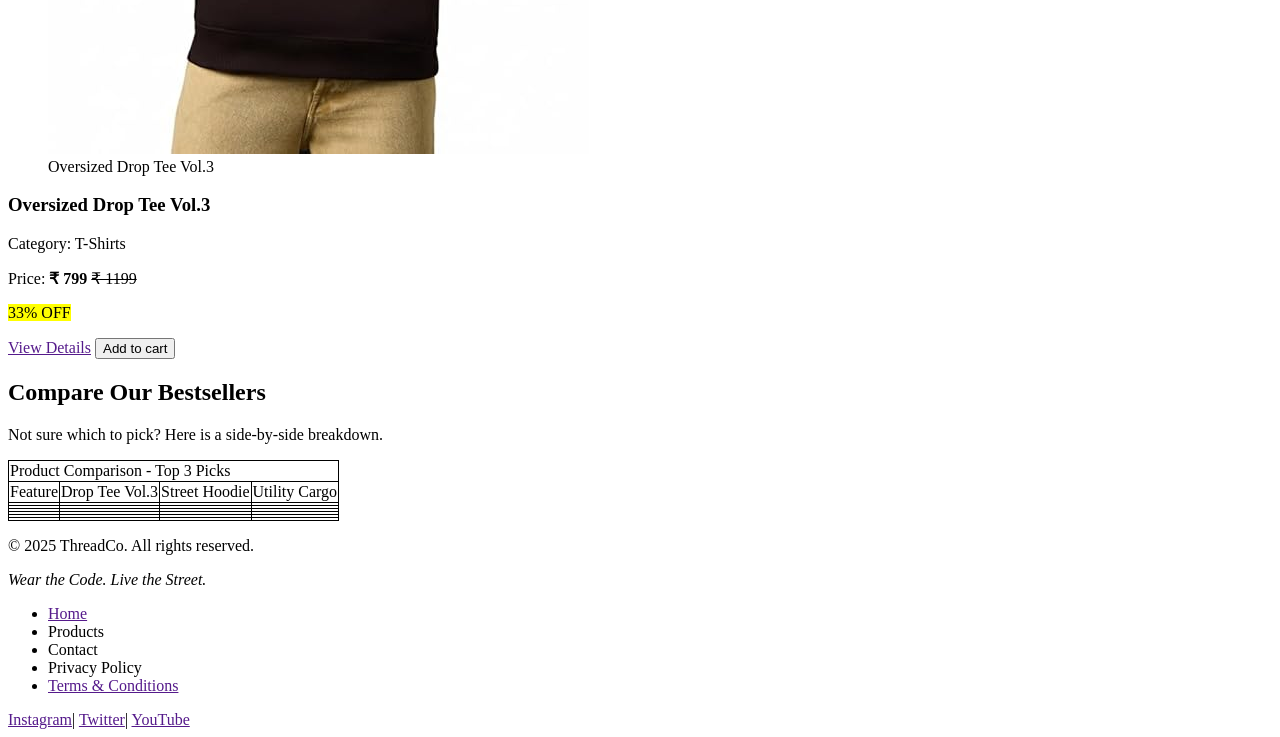
<file: products.html>
<!DOCTYPE html>
<html lang="en">

<head>
    <meta charset="UTF-8">
    <meta name="viewport" content="width=device-width, initial-scale=1.0">
    <title>ThreadCo - The Catalogue</title>
    <style>
        table,
        tr,
        td,
        th {
            border: 1px solid black;
            border-collapse: collapse;
        }
    </style>
</head>

<body>
    <header>
        <h1>ThreadCo</h1>
        <p><em>wear the code.Live the Street.</em></p>
        <nav>
            <ul>
                <li>
                    <a href="">Home</a>
                </li>
                <li>
                    <a href="products.html">Product</a>
                </li>
                <li>
                    <a href="">Product Detail</a>
                </li>
                <li>
                    <a href="">Contact</a>
                </li>
                <li>
                    <a href="">Cart(0)</a>
                </li>
            </ul>
        </nav>
    </header>

    <main>
        <section>
            <h2>The Catalogue</h2>

            <p>Fresh drops, every Friday. <strong>Limited stock. No restocks.</strong> Ever.</p>
            <p>Showing <strong>8 products</strong></p>

        </section>

        <section>
            <h2></h2>
            <h3></h3>

            <ul>
                <li>
                    <input type="checkbox" id="T-Shirts">
                    <label for="T-Shirts">T-Shirts</label>

                </li>
            </ul>
            <ul>
                <li>
                    <input type="checkbox" id="Hoodies">
                    <label for=" Hoodies"> Hoodies</label>

                </li>
            </ul>
            <ul>
                <li>
                    <input type="checkbox" id=" Cargo Pants">
                    <label for=" Cargo Pants"> Cargo Pants</label>

                </li>
            </ul>
            <ul>
                <li>
                    <input type="checkbox" id="Caps">
                    <label for="Caps">Caps</label>

                </li>
            </ul>

            <ul>
                <li>
                    <input type="checkbox" id="Accessories">
                    <label for="Accessories">Accessories</label>

                </li>
            </ul>

            <h3>Price Range (₹)</h3>

            <div>
                <label for="min">Min:</label>
                <input type="number" id="min" min="0" placeholder="0">
                <br>
                <label for="max">Max:</label>
                <input type="number" id="max" placeholder="5000" max="5000">
            </div>

            <div>
                <h2>Sort By</h2>
                <select name="Sort By" id="Sort By">
                    <option value="">Most Popular</option>
                    <option value="">Price : High TO Low</option>
                    <option value="">Price : Low TO High</option>
                    <option value="">Newest First</option>
                </select>
                <br><br>
                <button>Apply Filters</button>
                <button>Clear All</button>
            </div>



        </section>

        <section>

            <h2>All Products</h2>

            <article>
                <figure>
                    <img src="images/product 1.jpg" alt="">
                    <figcaption>Oversized Drop Tee Vol.3</figcaption>
                </figure>
                <h3>Oversized Drop Tee Vol.3</h3>
                <p>Category: T-Shirts</p>
                <p>Price: <strong>₹ 799</strong> <s>₹ 1199</s></p>
                <p><mark>33% OFF</mark></p>
                <a href="">View Details</a> <button>Add to cart</button>
            </article>
            <article>
                <figure>
                    <img src="images/product 2.jpg" alt="">
                    <figcaption>Oversized Drop Tee Vol.3</figcaption>
                </figure>
                <h3>Oversized Drop Tee Vol.3</h3>
                <p>Category: T-Shirts</p>
                <p>Price: <strong>₹ 799</strong> <s>₹ 1199</s></p>
                <p><mark>33% OFF</mark></p>
                <a href="">View Details</a> <button>Add to cart</button>
            </article>
            <article>
                <figure>
                    <img src="images/product 2.jpg" alt="">
                    <figcaption>Oversized Drop Tee Vol.3</figcaption>
                </figure>
                <h3>Oversized Drop Tee Vol.3</h3>
                <p>Category: T-Shirts</p>
                <p>Price: <strong>₹ 799</strong> <s>₹ 1199</s></p>
                <p><mark>33% OFF</mark></p>
                <a href="">View Details</a> <button>Add to cart</button>
            </article>
            <article>
                <figure>
                    <img src="images/product 4.jpg" alt="">
                    <figcaption>Oversized Drop Tee Vol.3</figcaption>
                </figure>
                <h3>Oversized Drop Tee Vol.3</h3>
                <p>Category: T-Shirts</p>
                <p>Price: <strong>₹ 799</strong> <s>₹ 1199</s></p>
                <p><mark>33% OFF</mark></p>
                <a href="">View Details</a> <button>Add to cart</button>
            </article>
            <article>
                <figure>
                    <img src="images/product 1.jpg" alt="">
                    <figcaption>Oversized Drop Tee Vol.3</figcaption>
                </figure>
                <h3>Oversized Drop Tee Vol.3</h3>
                <p>Category: T-Shirts</p>
                <p>Price: <strong>₹ 799</strong> <s>₹ 1199</s></p>
                <p><mark>33% OFF</mark></p>
                <a href="">View Details</a> <button>Add to cart</button>
            </article>
            <article>
                <figure>
                    <img src="images/product 4.jpg" alt="">
                    <figcaption>Oversized Drop Tee Vol.3</figcaption>
                </figure>
                <h3>Oversized Drop Tee Vol.3</h3>
                <p>Category: T-Shirts</p>
                <p>Price: <strong>₹ 799</strong> <s>₹ 1199</s></p>
                <p><mark>33% OFF</mark></p>
                <a href="">View Details</a> <button>Add to cart</button>
            </article>
            <article>
                <figure>
                    <img src="images/product 3.jpg" alt="">
                    <figcaption>Oversized Drop Tee Vol.3</figcaption>
                </figure>
                <h3>Oversized Drop Tee Vol.3</h3>
                <p>Category: T-Shirts</p>
                <p>Price: <strong>₹ 799</strong> <s>₹ 1199</s></p>
                <p><mark>33% OFF</mark></p>
                <a href="">View Details</a> <button>Add to cart</button>
            </article>
            <article>
                <figure>
                    <img src="images/product 2.jpg" alt="">
                    <figcaption>Oversized Drop Tee Vol.3</figcaption>
                </figure>
                <h3>Oversized Drop Tee Vol.3</h3>
                <p>Category: T-Shirts</p>
                <p>Price: <strong>₹ 799</strong> <s>₹ 1199</s></p>
                <p><mark>33% OFF</mark></p>
                <a href="">View Details</a> <button>Add to cart</button>
            </article>
        </section>

        <section>
            <h2>Compare Our Bestsellers</h2>
            <p>Not sure which to pick? Here is a side-by-side breakdown.</p>

            <table>
                <tr>
                    <td colspan="4">Product Comparison - Top 3 Picks</td>
                    
                </tr>
                <tr>
                    <td>Feature</td>
                    <td>Drop Tee Vol.3</td>
                    <td>Street Hoodie</td>
                    <td>Utility Cargo</td>
                </tr>
                <tr>
                    <td></td>
                    <td></td>
                    <td></td>
                    <td></td>
                </tr>
                <tr>
                    <td></td>
                    <td></td>
                    <td></td>
                    <td></td>
                </tr>
                <tr>
                    <td></td>
                    <td></td>
                    <td></td>
                    <td></td>
                </tr>
                <tr>
                    <td></td>
                    <td></td>
                    <td></td>
                    <td></td>
                </tr>
                <tr>
                    <td></td>
                    <td></td>
                    <td></td>
                    <td></td>
                </tr>
                <tr>
                    <td></td>
                    <td></td>
                    <td></td>
                    <td></td>
                </tr>
            </table>

        </section>
    </main>

    <footer>


        <p>© 2025 ThreadCo. All rights reserved.</p>

        <em>Wear the Code. Live the Street.</em>

        <ul>
            <li>
                <a href="">Home</a>
            </li>
            <li><a href=""></a>Products</li>
            <li><a href=""></a>Contact</li>
            <li><a href=""></a>Privacy Policy</li>
            <li><a href="">Terms & Conditions</a></li>
        </ul>
        <a href="">Instagram</a>|
        <a href=""> Twitter</a>|
        <a href="">YouTube</a>


    </footer>
</body>

</html>
</file>
<file: style.css>
@import url('https://fonts.googleapis.com/css2?family=Plus+Jakarta+Sans:wght@300;400;500;600;700;800&family=Space+Grotesk:wght@400;500;600;700;800&display=swap');


*{
    padding: 0;
    margin: 0;
    box-sizing: border-box;
}

:root {
 /* Brand Theme Colors */
 --color-primary:        #a855f7;
 --color-primary-glow:   rgba(168, 85, 247, 0.25);
 --color-secondary:      #ec4899;
 --color-secondary-glow: rgba(236, 72, 153, 0.25);
 --color-accent:         #06b6d4;


 /* Base & Layout Backgrounds */
 --color-bg-base:        #060709;
 --color-bg-section:     #0c0d14;
 --color-bg-footer:      #161922;
 --color-surface:        #11131a;
 --color-surface-muted:  #1e212f;


 /* Borders */
 --color-border:         rgba(255, 255, 255, 0.07);


 /* Typography Text Colors */
 --white:                #ffffff;
 --color-text-body:      #cbd5e1;
 --color-text-muted:     #9fa6b2;
  --font-display: 'Space Grotesk', sans-serif;
 --font-body:    'Plus Jakarta Sans', sans-serif;
 --radius-sm:  6px;
 --radius-md:  12px;
 --radius-lg:  20px;
 --shadow-sm:  0 4px 12px rgba(0,0,0,0.5);
 --shadow-md:  0 12px 36px rgba(0,0,0,0.7);
 --shadow-lg:  0 24px 64px rgba(0,0,0,0.9);
  --gradient-accent: linear-gradient(135deg, var(--color-primary) 0%, var(--color-secondary) 100%);
 --gradient-secondary: linear-gradient(135deg, var(--color-accent) 0%, #3b82f6 100%);
}
h1, h2, h3, h4, h5, h6 {
 font-family: var(--font-display);
 font-weight: 700;
 line-height: 1.1;
 letter-spacing: -0.02em;
 color: var(--white);
}


h1 { font-size: clamp(2.4rem, 6vw, 5rem); }
h2 { font-size: clamp(1.8rem, 4vw, 3rem); }
h3 { font-size: clamp(1.2rem, 2.5vw, 1.75rem); }
h4 { font-size: 1.125rem; font-weight: 600; }
p  { font-size: 1rem; line-height: 1.7; color: var(--color-text-muted); }


small { font-size: 0.8rem; color: var(--color-text-muted); }
strong { color: var(--white); font-weight: 600; }
em { color: var(--color-text-body); }

ul{
    list-style: none;
}
a{
    text-decoration: none;
    color: inherit;
    color: white;
}

body{
    background-color: var(--color-bg-base);
    padding: 0 80px;
}

header{
    position: fixed;
    background-color:rgba(4, 4, 4, 0.604);
    backdrop-filter: blur (10px);
    -webkit-backdrop-filter: blur(50);
    display: flex;
    left: 60px;
    right: 60px;
    border-bottom:  1px solid var(--color-border);
    justify-content: space-between;
    align-items: center;
    padding: 20px;
    text-transform: uppercase;
    padding: 20px 20px;
    z-index: 10;
}

header nav ul{
    display: flex;
    gap: 10px;
}
header h1{
    font-size: 2rem;
    letter-spacing: 0.07em;
    background: var(--gradient-accent);
    background-clip: text;
    -webkit-background-clip: text;
    -webkit-text-fill-color: transparent;
}
header nav a {
    font-family: var(--font-display);
    color: var(--color-text-muted);
    padding: 8px 20px;
   
    border-radius: var(--radius-sm);
    text-wrap: nowrap;

}
header nav a:hover {
    background-color:rgba(32,31,31.605);
    color: var(--white);

}
header nav li:last-child a{
    background-color: var(--color-primary);
    color: var(--white);
}
header nav li:last-child a:hover{
    background-color: var(--color-secondary);
    font-weight: 600;
    
}
main{
   
    padding-top: 60px ;

}
#hero{
    height: 90vh;
    display: flex;
    justify-content: space-between;
    align-items: center;
    padding: 50px 40px;
}

.left-hero{
    display: flex;
    flex-direction: column;
    gap: 10px;
    max-width: 690px;
    padding-right: 50px;
}
.left-hero h2 {
    font-size: 5rem;
}
#gradienttext{
    background: var(--gradient-accent);
    background-clip: text;
    -webkit-background-clip: text;
    -webkit-text-fill-color: transparent;
}

.hero p{
    font-size: 1.4rem;
    font-family: var(--font-body);
    padding: 0 40px;
}

#cta{
    display: flex;
    margin-top: 20px;
}

#cta a{
    
     padding: 10px 20px;
     border-radius: var(--radius-sm);
     text-transform: uppercase;
     font-family: var(--font-body);
     font-weight: 700px;
     color: white;
     /* border: transparent */
}
.btn1{
    background: var(--gradient-accent);
    display: flex;
    justify-content: center;
    align-items: center;
    
}
.btn1:hover{
    box-shadow: 0 5px 20px var(--color-secondary-glow);
    /* background-color: rgba(0,0,0,0.5); */
}
.btn2{
    border: 1px solid rgba(104,104,104,104.926) ;
}
.btn2:hover{
    background-color: rgba(255, 255, 255, 0.07);
    border-color: white;
}
.right-hero{
    display: flex;
    justify-content: center;
    align-items: center;
    height: 500px;
    margin-right: 120px;
    flex: 1;
    position: relative;
}
.right-hero img{
    height: 500px;
    width: 400px;
    object-fit: cover;
    border-radius: var(--radius-lg);
    box-shadow: var(--shadow-md);
}
.right-hero img:hover{
     box-shadow: var(--shadow-lg);
}
.glow{
    width: 400px;
    height: 400px;
    position: absolute;
    border-radius: 50%;
    z-index: -1;
    filter: blur(50px);
    opacity: 0.5;
}
.orb1{
    bottom: 18%;
    right: 50%;
     background-color: var(--color-primary);
}

.orb2{
    top: 20%;
    left: 50%;
    background-color: var(--color-secondary);
}

#week-drop{
    background-color: #0c0d14;
    padding: 80px 50px;
}
#week-drop h2{
    text-transform: uppercase;
}
#week-drop >p{
    margin-top: 20px;
    font-family: var(--font-body);
}
.cards{
    display: flex;
    flex-wrap: wrap;
    gap: 10px;
    margin-top: 40px;
}

.cards article{
    flex: 1;
    display: flex;
    flex-direction: column;
    padding: 10px;
     border-radius: var(--radius-lg);
    overflow: hidden;
    border: 1px solid var(--color-border);
}
figure{
    position: relative;
    overflow: hidden;
    aspect-ratio: 3/4;
    padding: 2px;
    border-radius: var(--radius-lg);
}
figcaption{
    display: none;
}

figure img{
    width: 100%;
    height: 100%;
    object-fit: cover;
     border-radius: var(--radius-lg);

}
.cards article h3{
    padding: 10px 20px 0;
    font-size: 1rem;

}
.card article p:first-of-type{
    padding: 0 20px;
    font-family: var(--font-body);
    font-size: 0.1rem;
   
}
article p span{
    color: var(--color-primary);
    font-weight: 700;
}
article p:nth-last-of-type{
    pad: 20px 20px;
    font-family: var(--font-body);
}
article p:nth-last-of-type(2) strong{
    font-family: var(--font-display);
}
article p:nth-last-of-type(2) s{
    margin-left: 10px;
}
article p:nth-of-type(3) mark{
    background: var(--gradient-accent);
    padding: 7px 15px;
    border-radius: var(--radius-lg);
    color: var(--white);
    font-family: var(--font-display)
    font-weight 600;
    position: absolute;
    top: 3%;
    right: 5%;
   
}
article{
    position: relative;
}
article >a{
   color: var(--color-accent);
   text-decoration: underline;
   text-transform: uppercase;
   letter-spacing: 0.1em;
   font-family: var(--font-display);
   text-underline-offset: 2px;
   padding: 10px 20px;
}
article >a:hover{
    color: var(--color-secondary);
}
article >button{
    margin: 10px 20px;
    padding: 10px 20px;
    border-radius: var(--radius-sm);
    border:none;
    text-transform: uppercase;
    font-family: var(--font-display);
    font-weight: 500;
}
article >button:hover{
    color: white;
    background-color: var(--color-primary);
    cursor: pointer;
}
article:hover{
    border: 1px solid var(--color-primary);
    box-shadow: 0 10px 50px var(--color-primary-glow);
}

#Bestsellers{
    padding: 80px 20px;
}
#Bestsellers h2{
    text-transform: uppercase;
    margin-bottom: 15px;
}
#Bestsellers table{
    color: white;
    width: 100%;
    border: 1px solid white;
    border-radius: var(--radius-md);
    overflow: hidden;
    border-collapse: collapse;
}
th[colspan="5"]{
    background: var(--gradient-accent);
    padding: 14px 20px;
    font-family: var(--font-body);
    letter-spacing: 0.1em;
    text-transform: uppercase;
    font-size: 1.1rem;
    text-align: center;
    color: white;

}
th{
    padding: 14px 20px;
    text-align: left;
    background-color: rgba(255, 255, 255, 0.07);
    font-family: var(--font-display);
    text-transform: uppercase;
    color: var(--color-text-muted);
    letter-spacing: 0.1em;
    font-size: 0.9rem;

}
td{
    padding: 14px 20px;
    font-family: var(--font-display);
    color: var();
    background-color: rgba(32,31,31.605);
    border-top: 1px solid var(--color-border);
}

tr:hover td{
    background-color: rgba(255, 255, 255, 0.07);
}
tr:hover td:first-child{
    color: var(--color-secondary);
}

#why-threadco{
    padding: 80px 20px;
    color: white
}
#why-threadco h2{
    text-transform: uppercase;
    margin-bottom: 6px;
}

#why-threadco p{
    font-family: var(--font-body);
    margin-bottom: 5px;
}
#why-threadco ul{
    display: flex;
    flex-wrap: wrap;
    gap: 20px;
    margin: 50px 0;
}

#why-threadco ul li{
    flex: 1 1 240px;
    background-color: var(--color-surface);
    padding: 24px;
    border-radius: var(--radius-md);
    border: 1px solid var(--color-border);
    border-left: 4px solid var(--color-accent);
    font-family: var(--font-display);
    color: var(--color-text-muted);
    font-size: 0.9rem;
    padding-left: 10px;
}
#why-threadco ul li:hover{
     border-left: 4px solid var(--color-primary);
}

#why-threadco ul li strong{
    display: block;
    font-family: var(--font-display);
    margin-bottom: 10px;
    font-size: 1.1rem;
    padding-left: 10px;
}
#why-threadco dl{
    margin-top: 10px;
    border-top: 1px solid var(--color-border);
    display: flex;
    flex-wrap: wrap;
    padding: 30px 0;
    gap: 10px;
}
#why-threadco dl section {
    flex: 1 1 270px;
    border: 1px solid var(--color-border);
    padding: 24px;
    border-radius: var(--radius-md);

}
#why-threadco dl section:hover {
    background-color: rgba(255, 255, 255, 0.07);
    border: 1px solid var(--color-primary);
}
#why-threadco dl section dt{
    color: var(--color-accent);
    font-family: var(--font-display);
    margin-bottom: 10px;
    text-transform: uppercase;
}

#why-threadco dl dt{
     color: var(--color-text-muted);
    font-size: 0.9rem;
    padding-left: 10px;
}

#getearly{
    background-color: var(--color-surface);
    text-align: center;
    padding: 48px 0;
}
#getearly h2{
    text-transform: uppercase;
    padding: 15px 0;
}
#getearly p{
   font-family: var(--font-body);
    padding: 15px 0;
    font-size: 1rem;
    max-width: 520px;
    margin: auto;
}
#getearly form label{
   display: none;
}
#getearly form {
   display: flex;
   /* justify-content: center; */
   margin: auto;
   border: 1px solid var(--color-border);
   border-radius: var(--radius-sm);
   max-width: 520px;
   overflow: hidden;
}
#getearly form input[type="email"]{
   flex: 1;
   padding: 12px 30px;
   background: transparent;
   border: none;
   outline: none;
   color: white;
   font-family: var(--font-body);
  font-size: 1.2rem;
  background-color: rgba(50,50,50,0.07);

}
#getearly form input[type="email"]::placeholder{
  font-size: 1.2rem;
}
#getearly form button{
  font-family: var(--font-display);
  letter-spacing: .2rem;
  background: var(--gradient-accent);
  text-transform: uppercase;
  padding: 12px 30px;
  border: none;
  color: white;
  font-weight: 700;
}
#getearly small{
    font-family: var(--font-body);
    padding-top: 15px;
}
</file>
